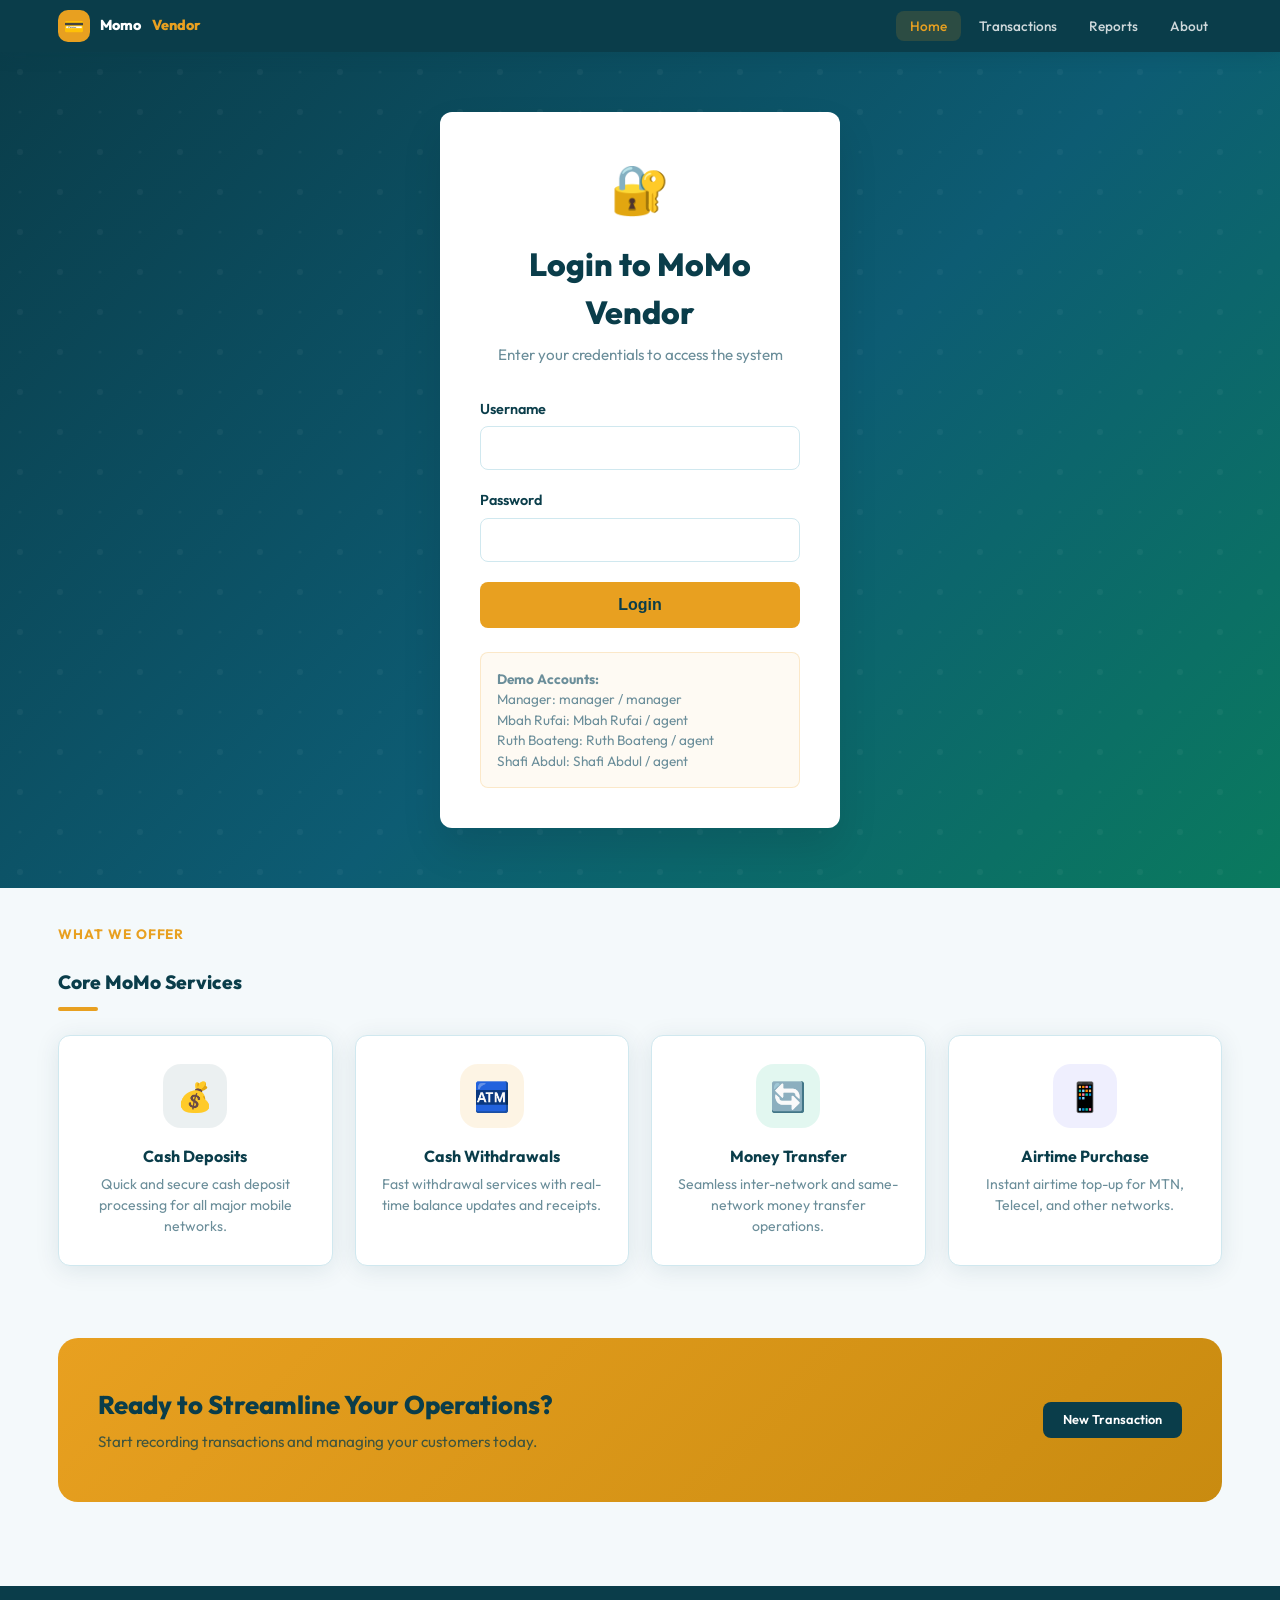
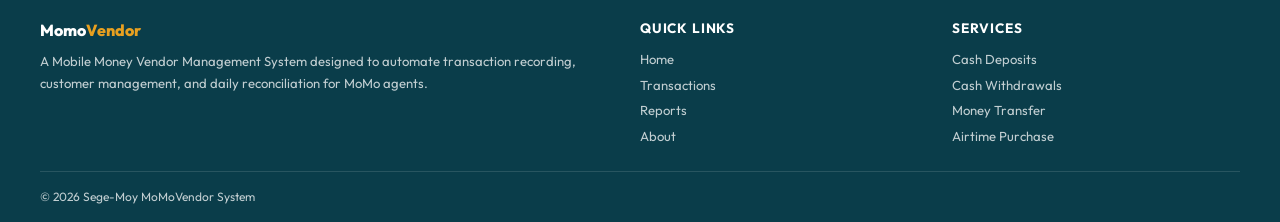
<file: index.html>
<!DOCTYPE html>
<html lang="en">
<head>
  <meta charset="UTF-8" />
  <meta name="viewport" content="width=device-width, initial-scale=1.0" />
  <title>MoMo Vendor System | Home</title>
  <link rel="stylesheet" href="style.css" />
  <style>
    /* ---- Home-page specific ---- */
    .hero {
      background: linear-gradient(135deg, var(--primary) 0%, #0d5c73 55%, #0a7a5e 100%);
      min-height: 88vh;
      display: flex;
      align-items: center;
      position: relative;
      overflow: hidden;
      padding: 60px 24px;
    }
    .hero::before {
      content: '';
      position: absolute; inset: 0;
      background: url("data:image/svg+xml,%3Csvg width='80' height='80' viewBox='0 0 80 80' xmlns='http://www.w3.org/2000/svg'%3E%3Cg fill='none' fill-rule='evenodd'%3E%3Cg fill='%23ffffff' fill-opacity='0.04'%3E%3Ccircle cx='20' cy='20' r='3'/%3E%3Ccircle cx='60' cy='60' r='3'/%3E%3Ccircle cx='60' cy='20' r='1.5'/%3E%3Ccircle cx='20' cy='60' r='1.5'/%3E%3C/g%3E%3C/g%3E%3C/svg%3E");
    }
    .hero-inner {
      max-width: 1200px;
      margin: 0 auto;
      display: grid;
      grid-template-columns: 1fr 1fr;
      gap: 60px;
      align-items: center;
      width: 100%;
      position: relative;
    }
    .hero-text h1 {
      font-size: clamp(2rem, 5vw, 3.2rem);
      font-weight: 800;
      color: var(--white);
      line-height: 1.15;
      margin-bottom: 20px;
    }
    .hero-text h1 span { color: var(--secondary); }
    .hero-text p {
      font-size: 1.05rem;
      color: rgba(255,255,255,0.78);
      margin-bottom: 32px;
      max-width: 480px;
    }
    .hero-cta { display: flex; gap: 14px; flex-wrap: wrap; }
    .hero-visual {
      background: rgba(255,255,255,0.07);
      border: 1px solid rgba(255,255,255,0.15);
      border-radius: 20px;
      padding: 32px;
      backdrop-filter: blur(6px);
    }
    .hero-visual-title {
      color: var(--secondary);
      font-size: 0.82rem;
      font-weight: 700;
      letter-spacing: 0.08em;
      text-transform: uppercase;
      margin-bottom: 20px;
    }
    .mini-stat {
      display: flex;
      justify-content: space-between;
      align-items: center;
      background: rgba(255,255,255,0.08);
      border-radius: 10px;
      padding: 12px 16px;
      margin-bottom: 10px;
    }
    .mini-stat-label { color: rgba(255,255,255,0.7); font-size: 0.9rem; }
    .mini-stat-value { color: var(--white); font-weight: 700; font-size: 1.05rem; }
    .mini-stat-badge {
      background: rgba(18,184,134,0.25);
      color: #6ee7c7;
      font-size: 0.75rem;
      font-weight: 700;
      padding: 2px 10px;
      border-radius: 20px;
    }
    .mini-bar-row { margin-top: 20px; }
    .mini-bar-label { display: flex; justify-content: space-between; font-size: 0.83rem; color: rgba(255,255,255,0.65); margin-bottom: 5px; }
    .mini-bar { height: 8px; border-radius: 4px; background: rgba(255,255,255,0.1); overflow: hidden; margin-bottom: 10px; }
    .mini-bar-fill { height: 100%; border-radius: 4px; }
    .fill-gold   { background: var(--secondary); }
    .fill-green  { background: var(--accent); }
    .fill-teal   { background: #5ec8e0; }

    /* ---- Services ---- */
    .services-grid { display: grid; grid-template-columns: repeat(4,1fr); gap: 22px; }
    .service-card {
      background: var(--card-bg);
      border: 1px solid var(--border);
      border-radius: var(--radius);
      padding: 28px 22px;
      text-align: center;
      box-shadow: var(--shadow);
      transition: var(--transition);
    }
    .service-card:hover { transform: translateY(-6px); border-color: var(--secondary); }
    .service-icon {
      width: 64px; height: 64px;
      border-radius: 18px;
      display: flex; align-items: center; justify-content: center;
      font-size: 1.8rem;
      margin: 0 auto 16px;
    }
    .service-card h3 { font-size: 1rem; font-weight: 700; margin-bottom: 6px; color: var(--primary); }
    .service-card p  { font-size: 0.88rem; color: var(--muted); }

    /* ---- Why choose ---- */
    .why-grid { display: grid; grid-template-columns: 1fr 1fr; gap: 28px; align-items: center; }
    .why-list { list-style: none; }
    .why-list li {
      display: flex; align-items: flex-start; gap: 14px;
      padding: 14px 0;
      border-bottom: 1px solid var(--border);
    }
    .why-list li:last-child { border-bottom: none; }
    .why-check {
      width: 28px; height: 28px; border-radius: 8px;
      background: rgba(18,184,134,0.12); color: var(--accent);
      display: flex; align-items: center; justify-content: center;
      font-size: 0.85rem; flex-shrink: 0; margin-top: 2px;
    }
    .why-list strong { display: block; font-size: 0.97rem; font-weight: 700; margin-bottom: 2px; }
    .why-list span   { font-size: 0.88rem; color: var(--muted); }
    .why-image-block {
      background: linear-gradient(135deg, var(--primary), #0d5c73);
      border-radius: 20px;
      padding: 40px 32px;
      color: var(--white);
    }
    .why-image-block h3 { font-size: 1.5rem; font-weight: 800; margin-bottom: 12px; }
    .why-image-block p  { color: rgba(255,255,255,0.75); font-size: 0.95rem; margin-bottom: 24px; }

    /* ---- CTA Banner ---- */
    .cta-banner {
      background: linear-gradient(135deg, var(--secondary), #c98b10);
      border-radius: 20px;
      padding: 48px 40px;
      display: flex;
      justify-content: space-between;
      align-items: center;
      gap: 24px;
      flex-wrap: wrap;
    }
    .cta-banner h2 { font-size: 1.6rem; font-weight: 800; color: var(--primary); }
    .cta-banner p  { color: rgba(10,61,74,0.75); font-size: 0.95rem; margin-top: 6px; }

    /* ---- Login Styles ---- */
    .login-section {
      min-height: 88vh;
      display: flex;
      align-items: center;
      justify-content: center;
      background: linear-gradient(135deg, var(--primary) 0%, #0d5c73 55%, #0a7a5e 100%);
      padding: 60px 24px;
      position: relative;
      overflow: hidden;
    }
    .login-section::before {
      content: '';
      position: absolute; inset: 0;
      background: url("data:image/svg+xml,%3Csvg width='80' height='80' viewBox='0 0 80 80' xmlns='http://www.w3.org/2000/svg'%3E%3Cg fill='none' fill-rule='evenodd'%3E%3Cg fill='%23ffffff' fill-opacity='0.04'%3E%3Ccircle cx='20' cy='20' r='3'/%3E%3Ccircle cx='60' cy='60' r='3'/%3E%3Ccircle cx='60' cy='20' r='1.5'/%3E%3Ccircle cx='20' cy='60' r='1.5'/%3E%3C/g%3E%3C/g%3E%3C/svg%3E");
    }
    .login-card {
      background: var(--white);
      border-radius: var(--radius);
      padding: 40px;
      box-shadow: 0 20px 40px rgba(0,0,0,0.1);
      width: 100%;
      max-width: 400px;
      position: relative;
    }
    .login-header {
      text-align: center;
      margin-bottom: 32px;
    }
    .login-header h1 {
      font-size: 2rem;
      font-weight: 800;
      color: var(--primary);
      margin-bottom: 8px;
    }
    .login-header p {
      color: var(--muted);
      font-size: 0.95rem;
    }
    .form-group {
      margin-bottom: 20px;
    }
    .form-group label {
      display: block;
      font-weight: 600;
      color: var(--primary);
      margin-bottom: 6px;
      font-size: 0.9rem;
    }
    .form-group input {
      width: 100%;
      padding: 12px 16px;
      border: 1px solid var(--border);
      border-radius: 8px;
      font-size: 1rem;
      transition: border-color 0.3s ease;
    }
    .form-group input:focus {
      outline: none;
      border-color: var(--secondary);
      box-shadow: 0 0 0 3px rgba(232,160,32,0.1);
    }
    .login-btn {
      width: 100%;
      padding: 14px;
      background: var(--secondary);
      color: var(--primary);
      border: none;
      border-radius: 8px;
      font-size: 1rem;
      font-weight: 700;
      cursor: pointer;
      transition: background 0.3s ease;
    }
    .login-btn:hover {
      background: #c98b10;
    }
    .error-message {
      color: #dc2626;
      font-size: 0.9rem;
      margin-top: 10px;
      text-align: center;
    }
    .demo-accounts {
      margin-top: 24px;
      padding: 16px;
      background: rgba(232,160,32,0.05);
      border: 1px solid rgba(232,160,32,0.2);
      border-radius: 8px;
      font-size: 0.85rem;
      color: var(--muted);
    }
    .nav-user {
      display: flex;
      align-items: center;
      gap: 12px;
      color: var(--white);
      font-size: 0.9rem;
    }
    .nav-user #userInfo {
      font-weight: 600;
    }

    /* ---- Quick Transaction Modal ---- */
    .modal {
      display: none;
      position: fixed;
      z-index: 1000;
      left: 0;
      top: 0;
      width: 100%;
      height: 100%;
      background-color: rgba(0,0,0,0.5);
      backdrop-filter: blur(4px);
    }
    .modal-content {
      background: var(--white);
      margin: 10% auto;
      padding: 32px;
      border-radius: var(--radius);
      width: 90%;
      max-width: 500px;
      box-shadow: 0 20px 40px rgba(0,0,0,0.2);
      animation: modalFadeIn 0.3s ease;
    }
    @keyframes modalFadeIn {
      from { opacity: 0; transform: translateY(-50px); }
      to { opacity: 1; transform: translateY(0); }
    }
    .modal-header {
      display: flex;
      justify-content: space-between;
      align-items: center;
      margin-bottom: 24px;
    }
    .modal-header h3 {
      font-size: 1.2rem;
      font-weight: 700;
      color: var(--primary);
      margin: 0;
    }
    .modal-close {
      background: none;
      border: none;
      font-size: 1.5rem;
      cursor: pointer;
      color: var(--muted);
      padding: 0;
      width: 30px;
      height: 30px;
      display: flex;
      align-items: center;
      justify-content: center;
      border-radius: 50%;
      transition: background 0.2s ease;
    }
    .modal-close:hover {
      background: rgba(0,0,0,0.1);
    }
    .modal-form .form-grid-2 { display: grid; grid-template-columns: 1fr 1fr; gap: 16px; }
    .modal-form .form-group { margin-bottom: 16px; }
    .modal-form .form-group label { font-size: 0.9rem; }
    .modal-form .form-group input,
    .modal-form .form-group select {
      width: 100%;
      padding: 10px 12px;
      border: 1px solid var(--border);
      border-radius: 6px;
      font-size: 0.95rem;
    }
    .modal-form .btn {
      width: 100%;
      padding: 12px;
      margin-top: 8px;
    }

    @media (max-width: 768px) {
      .hero-inner { grid-template-columns: 1fr; }
      .hero-visual { display: none; }
      .services-grid { grid-template-columns: repeat(2,1fr); }
      .why-grid { grid-template-columns: 1fr; }
      .cta-banner { text-align: center; justify-content: center; }
      .login-card { padding: 32px 24px; }
      .modal-content { margin: 20% auto; padding: 24px; }
    }
    @media (max-width: 480px) {
      .services-grid { grid-template-columns: 1fr; }
    }
  </style>
</head>
<body>

  <!-- ===== NAVBAR ===== -->
  <nav class="navbar" role="navigation" aria-label="Main navigation">
    <div class="nav-container">
      <a href="index.html" class="nav-brand" aria-label="MoMo Vendor Home">
        <div class="brand-icon" aria-hidden="true">💳</div>
        Momo<span>Vendor</span>
      </a>
      <ul class="nav-links" role="menubar">
        <li role="none"><a href="index.html" role="menuitem" class="active">Home</a></li>
        <li role="none"><a href="transactions.html" role="menuitem">Transactions</a></li>
        <li role="none"><a href="reports.html" role="menuitem">Reports</a></li>
        <li role="none"><a href="about.html" role="menuitem">About</a></li>
      </ul>
      <div class="nav-user" id="navUser" style="display: none;">
        <span id="userInfo"></span>
        <button onclick="logout()" class="btn btn-outline" style="margin-left: 12px; padding: 6px 12px; font-size: 0.9rem;">Logout</button>
      </div>
      <button class="nav-toggle" aria-label="Toggle mobile menu" aria-expanded="false">
        <span></span><span></span><span></span>
      </button>
    </div>
  </nav>

  <!-- ===== LOGIN SECTION ===== -->
  <section class="login-section" id="loginSection" style="display: none;" aria-label="Login section">
    <div class="login-card">
      <div class="login-header">
        <div style="font-size: 3rem; margin-bottom: 16px;" aria-hidden="true">🔐</div>
        <h1>Login to MoMo Vendor</h1>
        <p>Enter your credentials to access the system</p>
      </div>
      <form id="loginForm">
        <div class="form-group">
          <label for="username">Username</label>
          <input type="text" id="username" name="username" required>
        </div>
        <div class="form-group">
          <label for="password">Password</label>
          <input type="password" id="password" name="password" required>
        </div>
        <button type="submit" class="login-btn">Login</button>
        <div id="errorMessage" class="error-message" style="display: none;"></div>
      </form>
      <div class="demo-accounts">
        <strong>Demo Accounts:</strong><br>
        Manager: manager / manager<br>
        Mbah Rufai: Mbah Rufai / agent<br>
        Ruth Boateng: Ruth Boateng / agent<br>
        Shafi Abdul: Shafi Abdul / agent
      </div>
    </div>
  </section>

  <!-- ===== HERO ===== -->
  <section class="hero" aria-label="Welcome section" id="mainContent">
    <div class="hero-inner">
      <div class="hero-text">
        <div class="hero-badge" style="display:inline-block;background:rgba(232,160,32,.2);border:1px solid rgba(232,160,32,.4);color:var(--secondary);border-radius:30px;padding:4px 16px;font-size:.82rem;font-weight:600;letter-spacing:.08em;text-transform:uppercase;margin-bottom:16px;">
          Mobile Money Management
        </div>
        <h1>Manage Your <span>MoMo Vendor</span> Operations with Ease</h1>
        <p>A complete web-based system for recording transactions, managing customers, and generating reconciliation reports for mobile money vendors.</p>
        <div class="hero-cta">
          <a href="transactions.html" class="btn btn-primary">📊 View All Transactions</a>
          <a href="reports.html" class="btn btn-outline" style="color:rgba(255,255,255,.85);border-color:rgba(255,255,255,.4);">📈 View Reports</a>
        </div>
      </div>
      <div class="hero-visual" aria-hidden="true">
        <div class="hero-visual-title">Today's Overview</div>
        <div class="mini-stat">
          <span class="mini-stat-label">Total Transactions</span>
          <span class="mini-stat-value">142</span>
          <span class="mini-stat-badge">+12%</span>
        </div>
        <div class="mini-stat">
          <span class="mini-stat-label">Float Balance</span>
          <span class="mini-stat-value">GH₵ 8,450</span>
          <span class="mini-stat-badge">Healthy</span>
        </div>
        <div class="mini-stat">
          <span class="mini-stat-label">Active Customers</span>
          <span class="mini-stat-value">318</span>
          <span class="mini-stat-badge">+5</span>
        </div>
        <div class="mini-bar-row">
          <div class="mini-bar-label"><span>Deposits</span><span>54%</span></div>
          <div class="mini-bar"><div class="mini-bar-fill fill-gold" style="width:54%"></div></div>
          <div class="mini-bar-label"><span>Withdrawals</span><span>30%</span></div>
          <div class="mini-bar"><div class="mini-bar-fill fill-green" style="width:30%"></div></div>
          <div class="mini-bar-label"><span>Airtime / Transfer</span><span>16%</span></div>
          <div class="mini-bar"><div class="mini-bar-fill fill-teal" style="width:16%"></div></div>
        </div>
      </div>
    </div>
  </section>

  <!-- ===== SERVICES ===== -->
  <section class="section" aria-label="Services offered">
    <div class="container">
      <div class="fade-in">
        <p class="section-subtitle" style="text-transform:uppercase;letter-spacing:.07em;font-weight:700;color:var(--secondary);font-size:.85rem;">What We Offer</p>
        <h2 class="section-title">Core MoMo Services</h2>
        <div class="divider"></div>
      </div>
      <div class="services-grid fade-in">
        <div class="service-card">
          <div class="service-icon" style="background:rgba(10,61,74,0.08)" aria-hidden="true">💰</div>
          <h3>Cash Deposits</h3>
          <p>Quick and secure cash deposit processing for all major mobile networks.</p>
        </div>
        <div class="service-card">
          <div class="service-icon" style="background:rgba(232,160,32,0.12)" aria-hidden="true">🏧</div>
          <h3>Cash Withdrawals</h3>
          <p>Fast withdrawal services with real-time balance updates and receipts.</p>
        </div>
        <div class="service-card">
          <div class="service-icon" style="background:rgba(18,184,134,0.12)" aria-hidden="true">🔄</div>
          <h3>Money Transfer</h3>
          <p>Seamless inter-network and same-network money transfer operations.</p>
        </div>
        <div class="service-card">
          <div class="service-icon" style="background:rgba(99,102,241,0.10)" aria-hidden="true">📱</div>
          <h3>Airtime Purchase</h3>
          <p>Instant airtime top-up for MTN, Telecel, and other networks.</p>
        </div>
      </div>
    </div>
  </section>

  
  <!-- ===== CTA ===== -->
  <section class="section">
    <div class="container">
      <div class="cta-banner fade-in">
        <div>
          <h2>Ready to Streamline Your Operations?</h2>
          <p>Start recording transactions and managing your customers today.</p>
        </div>
        <div style="display:flex;gap:12px;flex-wrap:wrap">
          <a href="transactions.html" class="btn btn-teal">New Transaction</a>
        </div>
      </div>
    </div>
  </section>
</div>

  <!-- ===== FOOTER ===== -->
  <footer role="contentinfo">
    <div class="footer-grid">
      <div>
        <div class="footer-brand">Momo<span>Vendor</span></div>
        <p class="footer-desc">A Mobile Money Vendor Management System designed to automate transaction recording, customer management, and daily reconciliation for MoMo agents.</p>
      </div>
      <div>
        <div class="footer-heading">Quick Links</div>
        <ul class="footer-links">
          <li><a href="index.html">Home</a></li>
          <li><a href="transactions.html">Transactions</a></li>
          <li><a href="reports.html">Reports</a></li>
          <li><a href="about.html">About</a></li>
        </ul>
      </div>
      <div>
        <div class="footer-heading">Services</div>
        <ul class="footer-links">
          <li><a href="#">Cash Deposits</a></li>
          <li><a href="#">Cash Withdrawals</a></li>
          <li><a href="#">Money Transfer</a></li>
          <li><a href="#">Airtime Purchase</a></li>
        </ul>
      </div>
    </div>
    <div class="footer-bottom">
      <span>© 2026 Sege-Moy MoMoVendor System</span>
      <span></span>
    </div>
  </footer>



  <script src="auth.js"></script>
  <script src="db.js"></script>
  <script src="main.js"></script>
  <script>
    // Initialize auth on page load
    document.addEventListener('DOMContentLoaded', function() {
      checkAuth();
      
      // Handle login form
      const loginForm = document.getElementById('loginForm');
      if (loginForm) {
        loginForm.addEventListener('submit', function(e) {
          e.preventDefault();
          const username = document.getElementById('username').value;
          const password = document.getElementById('password').value;
          const errorMessage = document.getElementById('errorMessage');
          
          if (login(username, password)) {
            checkAuth();
          } else {
            errorMessage.textContent = 'Invalid username or password';
            errorMessage.style.display = 'block';
          }
        });
      }
    });
  </script>
</body>
</html>
</file>
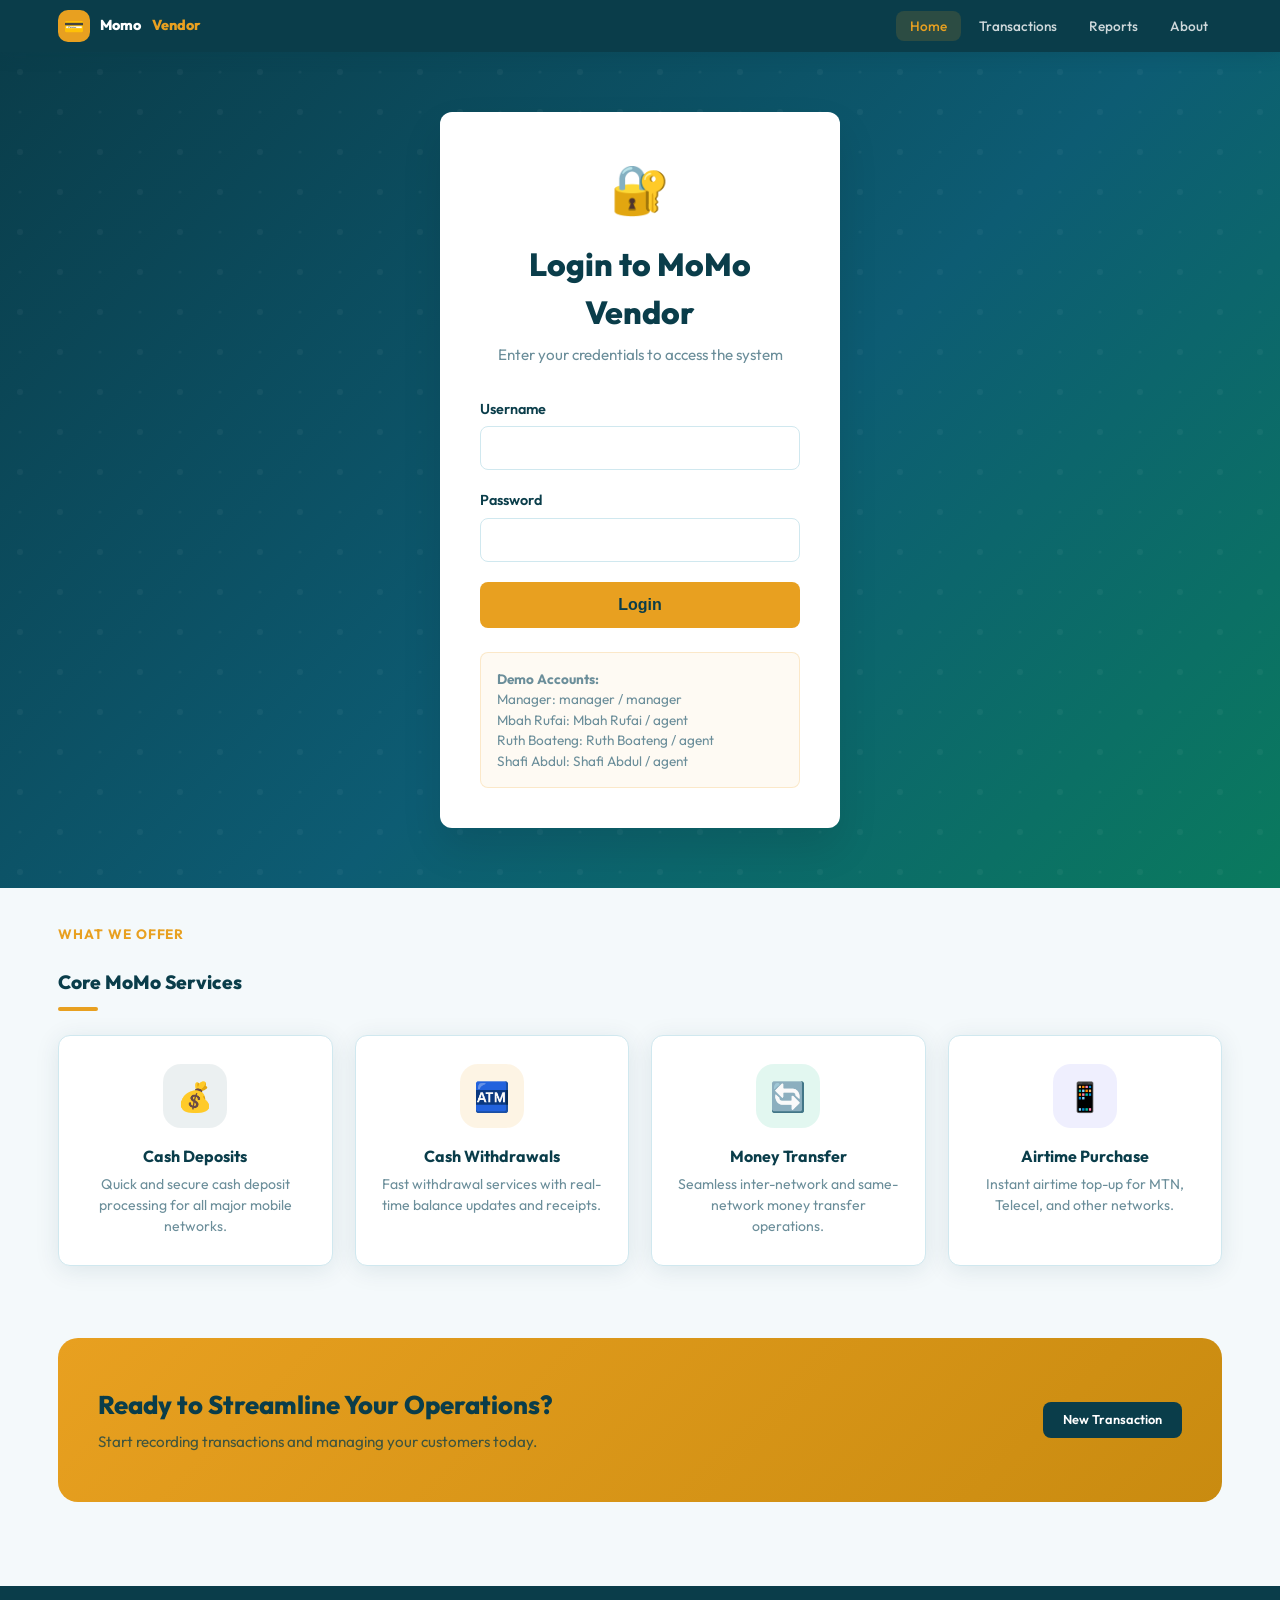
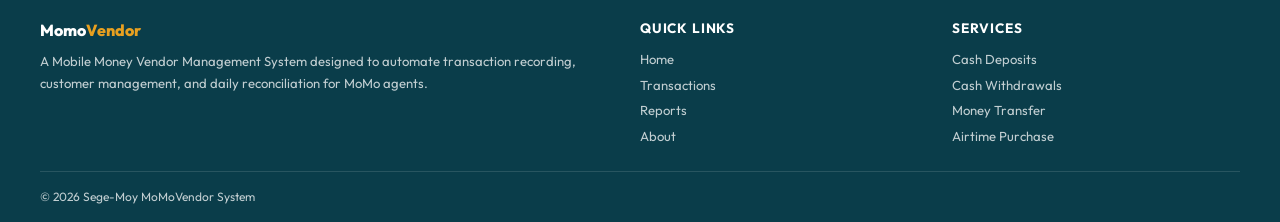
<file: about.html>
<!DOCTYPE html>
<html lang="en">
<head>
  <meta charset="UTF-8" />
  <meta name="viewport" content="width=device-width, initial-scale=1.0" />
  <title>MoMo Vendor System | About</title>
  <link rel="stylesheet" href="style.css" />
  <style>
    .team-grid { display: grid; grid-template-columns: repeat(auto-fill, minmax(200px, 1fr)); gap: 20px; }
    .team-card {
      background: var(--white); border: 1px solid var(--border); border-radius: var(--radius);
      padding: 24px 18px; text-align: center; box-shadow: var(--shadow); transition: var(--transition);
    }
    .team-card:hover { transform: translateY(-4px); border-color: var(--secondary); }
    .team-avatar {
      width: 60px; height: 60px; border-radius: 50%; margin: 0 auto 12px;
      display: flex; align-items: center; justify-content: center;
      font-size: 1.3rem; font-weight: 800; color: var(--white);
      background: linear-gradient(135deg, var(--primary), #0d5c73);
    }
    .team-name { font-size: .93rem; font-weight: 700; color: var(--primary); margin-bottom: 4px; }
    .team-index { font-size: .8rem; color: var(--muted); font-family: var(--font-mono); }
    .entity-table td:first-child { font-weight: 700; color: var(--primary); }
    .rule-list { counter-reset: rule; }
    .rule-item {
      counter-increment: rule;
      display: flex; gap: 14px; align-items: flex-start;
      padding: 12px 0; border-bottom: 1px solid var(--border);
    }
    .rule-item:last-child { border-bottom: none; }
    .rule-num {
      width: 30px; height: 30px; border-radius: 8px;
      background: var(--primary); color: var(--white);
      display: flex; align-items: center; justify-content: center;
      font-size: .8rem; font-weight: 800; flex-shrink: 0;
    }
    .timeline { position: relative; padding-left: 28px; }
    .timeline::before { content:''; position:absolute; left:10px; top:0; bottom:0; width:2px; background:var(--border); }
    .timeline-item { position: relative; padding-bottom: 28px; }
    .timeline-dot {
      position: absolute; left: -24px; top: 4px;
      width: 14px; height: 14px; border-radius: 50%;
      background: var(--secondary); border: 2px solid var(--white);
      box-shadow: 0 0 0 2px var(--secondary);
    }
    .timeline-date { font-size: .8rem; font-weight: 700; color: var(--secondary); margin-bottom: 4px; }
    .timeline-title { font-size: .95rem; font-weight: 700; color: var(--primary); margin-bottom: 3px; }
    .timeline-desc { font-size: .88rem; color: var(--muted); }
    .access-card {
      background: var(--white); border: 1px solid var(--border);
      border-radius: var(--radius); padding: 28px; box-shadow: var(--shadow);
    }
    .access-card h4 { font-size: 1.05rem; font-weight: 700; color: var(--primary); margin-bottom: 14px; }
    .privilege-item { display: flex; align-items: center; gap: 10px; padding: 8px 0; font-size: .9rem; border-bottom: 1px solid var(--border); }
    .privilege-item:last-child { border-bottom: none; }
    .privilege-icon { font-size: 1rem; }

    .nav-user {
      display: flex;
      align-items: center;
      gap: 12px;
      color: var(--white);
      font-size: 0.9rem;
    }
    .nav-user #userInfo {
      font-weight: 600;
    }

    @media (max-width: 600px) {
      .team-grid { grid-template-columns: repeat(2,1fr); }
    }
  </style>
</head>
<body>

  <!-- NAVBAR -->
  <nav class="navbar" role="navigation" aria-label="Main navigation">
    <div class="nav-container">
      <a href="index.html" class="nav-brand" aria-label="MoMo Vendor Home">
        <div class="brand-icon" aria-hidden="true">💳</div>
        Momo<span>Vendor</span>
      </a>
      <ul class="nav-links" role="menubar">
        <li role="none"><a href="index.html" role="menuitem">Home</a></li>
        <li role="none"><a href="transactions.html" role="menuitem">Transactions</a></li>
        <li role="none"><a href="reports.html" role="menuitem">Reports</a></li>
        <li role="none"><a href="about.html" role="menuitem" class="active">About</a></li>
      </ul>
      <div class="nav-user" id="navUser" style="display: none;">
        <span id="userInfo"></span>
        <button onclick="logout()" class="btn btn-outline" style="margin-left: 12px; padding: 6px 12px; font-size: 0.9rem;">Logout</button>
      </div>
      <button class="nav-toggle" aria-label="Toggle mobile menu">
        <span></span><span></span><span></span>
      </button>
    </div>
  </nav>

  <!-- PAGE HERO -->
  <div class="page-hero" role="banner">
    <div class="hero-badge">About us</div>
    <h1>Sege-Moy Vendor Management System</h1>
    <p></p>
  </div>

  <!-- PROJECT BACKGROUND -->
  <section class="section" aria-labelledby="background-heading">
    <div class="container">
      <div class="grid-2 fade-in" style="align-items:center">
        <div>
          <p class="section-subtitle" style="text-transform:uppercase;letter-spacing:.07em;font-weight:700;color:var(--secondary);font-size:.85rem;">Project Background</p>
          <h2 class="section-title" id="background-heading">Sege-Moy Ventuers</h2>
          <div class="divider"></div>
          <p style="color:var(--muted);margin-bottom:16px;line-height:1.8">
            Welcome! at Sege-Moy <strong>Mobile Money (MoMo) Vendor Management System</strong>. we make managing your money as mobile as you are. 
          </p>
          <p style="color:var(--muted);margin-bottom:16px;line-height:1.8">
              We performs four core services: <strong>Cash Deposits</strong>, <strong>Cash Withdrawals</strong>, <strong>Money Transfers</strong>, and <strong>Airtime Purchases</strong>
          </p>
        </div>
  </section>

  <!-- FOOTER -->
  <footer role="contentinfo">
    <div class="footer-grid">
      <div>
        <div class="footer-brand">Momo<span>Vendor</span></div>
        <p class="footer-desc">Sege-Moy Ventuers</p>
      </div>
      <div>
        <div class="footer-heading">Quick Links</div>
        <ul class="footer-links">
          <li><a href="index.html">Home</a></li>
          <li><a href="transactions.html">Transactions</a></li>
          <li><a href="reports.html">Reports</a></li>
          <li><a href="about.html">About</a></li>
        </ul>
      </div>
    <div class="footer-bottom">
      <span>© 2026 Sege-Moy MoMoVendor System </span>
      <span></span>
    </div>
  </footer>

  <script src="auth.js"></script>
  <script src="main.js"></script>
</body>
</html>
</file>
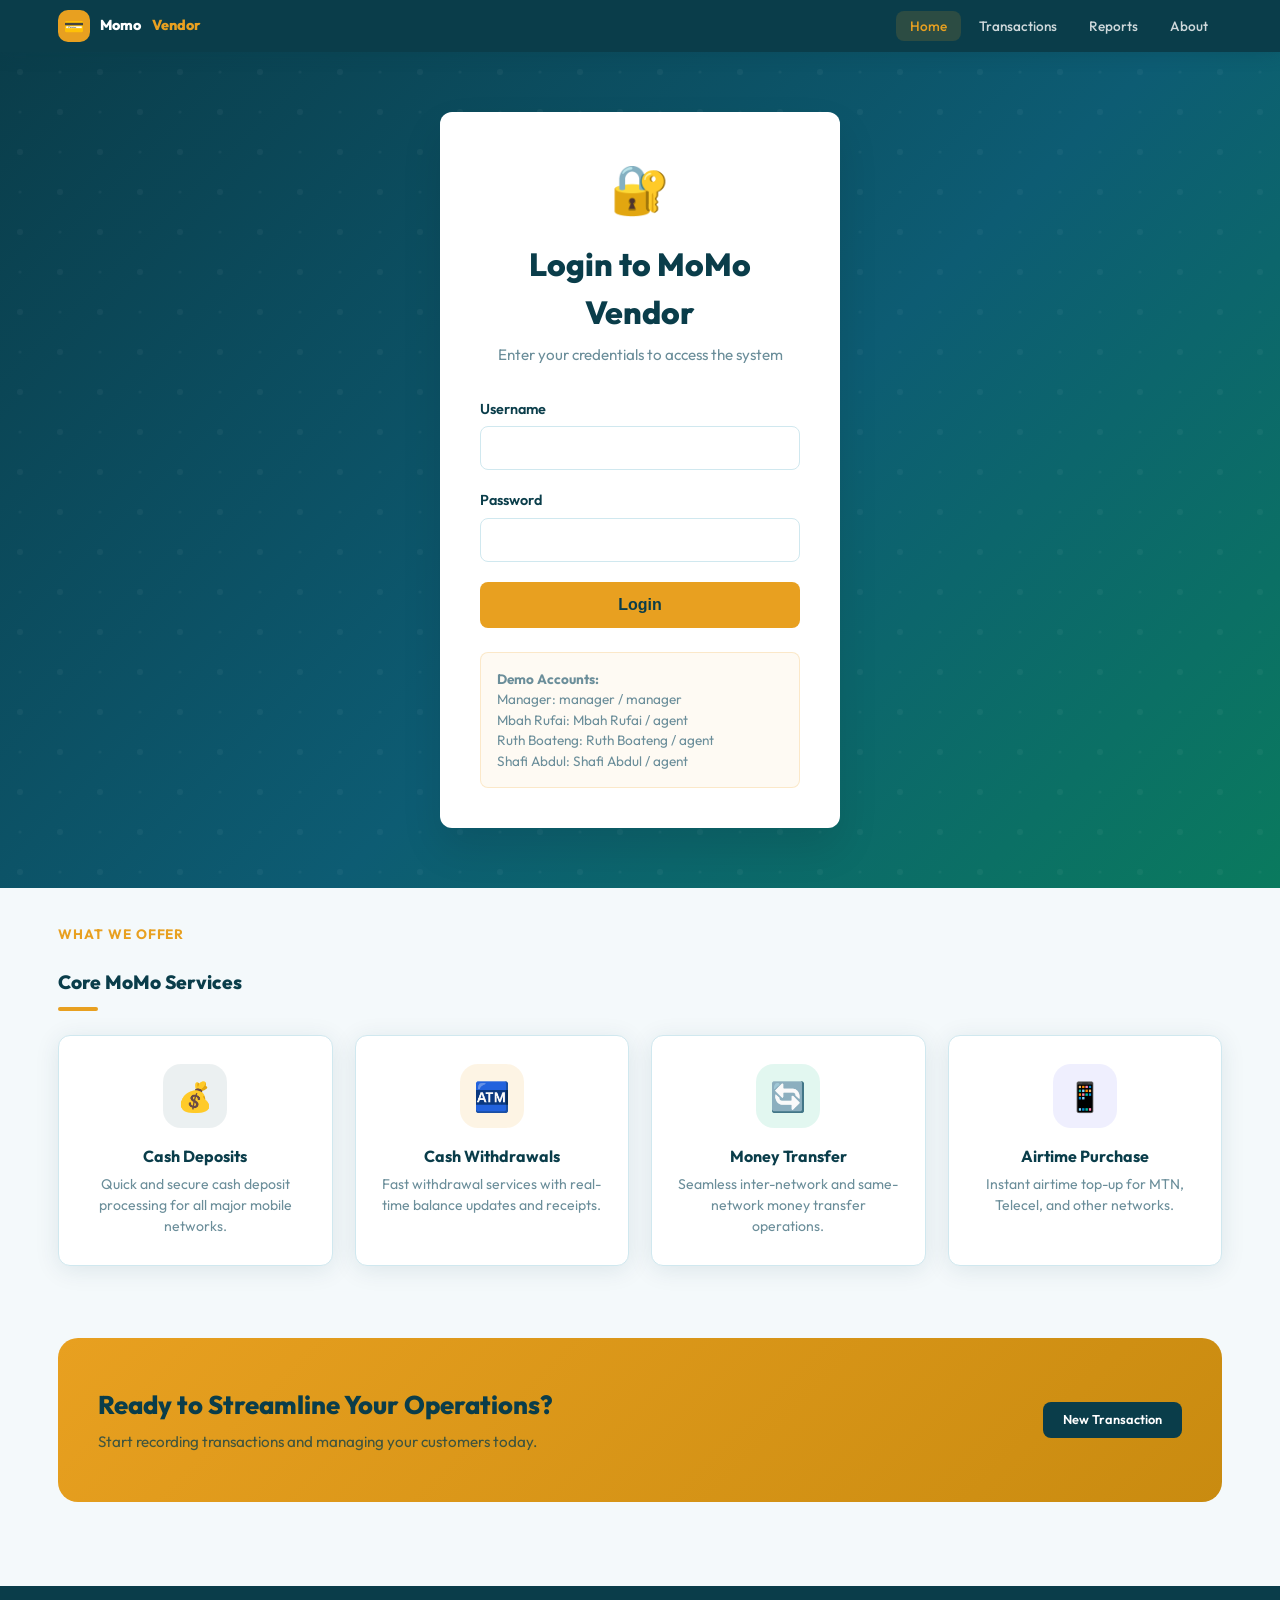
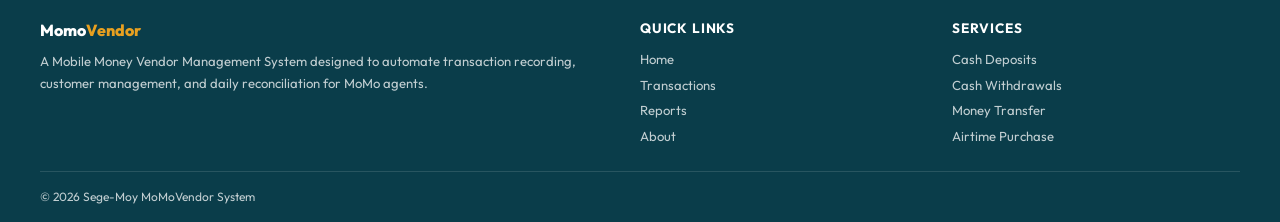
<file: reports.html>
<!DOCTYPE html>
<html lang="en">
<head>
  <meta charset="UTF-8" />
  <meta name="viewport" content="width=device-width, initial-scale=1.0" />
  <title>MoMo Vendor System | Reports</title>
  <link rel="stylesheet" href="style.css" />
  <style>
    .report-tabs {
      display: flex; gap: 8px; flex-wrap: wrap; margin-bottom: 28px;
    }
    .tab-btn {
      padding: 10px 20px; border-radius: 8px; border: 1.5px solid var(--border);
      background: var(--white); cursor: pointer; font-family: var(--font-main);
      font-weight: 600; font-size: 0.9rem; color: var(--muted); transition: var(--transition);
    }
    .tab-btn.active, .tab-btn:hover { background: var(--primary); color: var(--white); border-color: var(--primary); }
    .report-panel { display: none; }
    .report-panel.active { display: block; }
    .chart-placeholder {
      background: linear-gradient(135deg, #f0f8fb, #e6f4f8);
      border: 2px dashed var(--border);
      border-radius: var(--radius);
      padding: 48px 24px;
      text-align: center;
      color: var(--muted);
      font-size: 0.95rem;
    }
    .bar-chart { margin-top: 8px; }
    .bar-row {
      display: flex; align-items: center; gap: 12px; margin-bottom: 12px;
    }
    .bar-label { width: 90px; font-size: .85rem; font-weight: 600; color: var(--primary); text-align: right; flex-shrink: 0; }
    .bar-track { flex: 1; height: 28px; background: #e8f4f8; border-radius: 6px; overflow: hidden; }
    .bar-fill {
      height: 100%; border-radius: 6px;
      display: flex; align-items: center; padding-left: 10px;
      font-size: .78rem; font-weight: 700; color: var(--white);
      transition: width 1.2s cubic-bezier(.25,.46,.45,.94);
    }
    .bar-amount { width: 80px; font-size: .83rem; font-weight: 700; color: var(--primary); text-align: right; flex-shrink: 0; }
    .donut-wrap { display: flex; align-items: center; gap: 32px; flex-wrap: wrap; justify-content: center; }
    .legend-item { display: flex; align-items: center; gap: 8px; font-size: .88rem; margin-bottom: 8px; }
    .legend-dot { width: 12px; height: 12px; border-radius: 50%; flex-shrink: 0; }
    .summary-row {
      display: flex; justify-content: space-between; align-items: center;
      padding: 12px 0; border-bottom: 1px solid var(--border); font-size: .93rem;
    }
    .summary-row:last-child { border-bottom: none; }
    .summary-row .label { color: var(--muted); }
    .summary-row .value { font-weight: 700; color: var(--primary); }
    .date-filter-bar {
      display: flex; gap: 14px; align-items: end; flex-wrap: wrap;
      background: var(--white); border: 1px solid var(--border);
      border-radius: var(--radius); padding: 18px 22px;
      margin-bottom: 24px; box-shadow: var(--shadow);
    }
    .print-btn { margin-left: auto; }

    .nav-user {
      display: flex;
      align-items: center;
      gap: 12px;
      color: var(--white);
      font-size: 0.9rem;
    }
    .nav-user #userInfo {
      font-weight: 600;
    }

    @media (max-width: 600px) {
      .date-filter-bar { flex-direction: column; align-items: stretch; }
      .print-btn { margin-left: 0; }
      .bar-label { width: 70px; }
    }
  </style>
</head>
<body>

  <!-- NAVBAR -->
  <nav class="navbar" role="navigation" aria-label="Main navigation">
    <div class="nav-container">
      <a href="index.html" class="nav-brand" aria-label="MoMo Vendor Home">
        <div class="brand-icon" aria-hidden="true">💳</div>
        Momo<span>Vendor</span>
      </a>
      <ul class="nav-links" role="menubar">
        <li role="none"><a href="index.html" role="menuitem">Home</a></li>
        <li role="none"><a href="transactions.html" role="menuitem">Transactions</a></li>
        <li role="none"><a href="reports.html" role="menuitem" class="active">Reports</a></li>
        <li role="none"><a href="about.html" role="menuitem">About</a></li>
      </ul>
      <div class="nav-user" id="navUser" style="display: none;">
        <span id="userInfo"></span>
        <button onclick="logout()" class="btn btn-outline" style="margin-left: 12px; padding: 6px 12px; font-size: 0.9rem;">Logout</button>
      </div>
      <button class="nav-toggle" aria-label="Toggle mobile menu">
        <span></span><span></span><span></span>
      </button>
    </div>
  </nav>

  <!-- PAGE HERO -->
  <div class="page-hero" role="banner">
    <div class="hero-badge">Analytics &amp; Reports</div>
    <h1>Business Reports &amp; Insights</h1>
    <p>Daily reconciliation, network performance, agent productivity, and revenue summaries in one place.</p>
  </div>

  <!-- MAIN CONTENT -->
  <section class="section">
    <div class="container">

      <!-- KPI Cards -->
      <div class="grid-4 fade-in" style="margin-bottom:36px" role="region" aria-label="Key performance indicators">
        <div class="stat-card">
          <div class="stat-icon gold" aria-hidden="true">📅</div>
          <div>
            <div class="stat-value">GH₵ 44,150</div>
            <div class="stat-label">Weekly Volume</div>
            <div class="stat-change up">▲ 8.3%</div>
          </div>
        </div>
        <div class="stat-card">
          <div class="stat-icon green" aria-hidden="true">✅</div>
          <div>
            <div class="stat-value">94.2%</div>
            <div class="stat-label">Success Rate</div>
            <div class="stat-change up">▲ 1.2%</div>
          </div>
        </div>
        <div class="stat-card">
          <div class="stat-icon teal" aria-hidden="true">👤</div>
          <div>
            <div class="stat-value">89</div>
            <div class="stat-label">Active Customers</div>
            <div class="stat-change up">▲ 7 this week</div>
          </div>
        </div>
        <div class="stat-card">
          <div class="stat-icon red" aria-hidden="true">⚠️</div>
          <div>
            <div class="stat-value">8</div>
            <div class="stat-label">Failed Transactions</div>
            <div class="stat-change down">▲ 2 vs yesterday</div>
          </div>
        </div>
      </div>

      <!-- Date Filter -->
      <div class="date-filter-bar fade-in" role="search" aria-label="Date range filter">
        <div class="form-group" style="margin:0">
          <label class="form-label" for="reportFrom">From</label>
          <input type="date" id="reportFrom" class="form-control" value="2026-03-17" aria-label="Report start date" />
        </div>
        <div class="form-group" style="margin:0">
          <label class="form-label" for="reportTo">To</label>
          <input type="date" id="reportTo" class="form-control" value="2026-03-23" aria-label="Report end date" />
        </div>
        <button class="btn btn-teal" aria-label="Generate report">Generate Report</button>
        <button class="btn btn-outline print-btn" onclick="window.print()" aria-label="Print report">🖨️ Print</button>
      </div>

      <!-- Report Tabs -->
      <div class="report-tabs fade-in" role="tablist" aria-label="Report sections">
        <button class="tab-btn active" role="tab" aria-selected="true"  aria-controls="dailyPanel"   onclick="switchTab('daily',this)">📋 Daily Reconciliation</button>
        <button class="tab-btn"        role="tab" aria-selected="false" aria-controls="networkPanel"  onclick="switchTab('network',this)">📡 Network Performance</button>
        <button class="tab-btn"        role="tab" aria-selected="false" aria-controls="agentPanel"    onclick="switchTab('agent',this)">👷 Agent Productivity</button>
        <button class="tab-btn"        role="tab" aria-selected="false" aria-controls="revenuePanel"  onclick="switchTab('revenue',this)">💹 Revenue Summary</button>
      </div>

      <!-- ===== DAILY RECONCILIATION ===== -->
      <div class="report-panel active" id="dailyPanel" role="tabpanel" aria-label="Daily reconciliation">
        <div class="grid-2" style="gap:28px">
          <div class="card">
            <h3 style="margin-bottom:16px">Transaction Volume by Type</h3>
            <div class="bar-chart" aria-label="Bar chart of transaction volumes">
              <div class="bar-row">
                <div class="bar-label">Deposits</div>
                <div class="bar-track"><div class="bar-fill" style="width:54%;background:var(--secondary)" data-width="54">54%</div></div>
                <div class="bar-amount">GH₵ 24,800</div>
              </div>
              <div class="bar-row">
                <div class="bar-label">Withdrawals</div>
                <div class="bar-track"><div class="bar-fill" style="width:30%;background:var(--primary)" data-width="30">30%</div></div>
                <div class="bar-amount">GH₵ 13,700</div>
              </div>
              <div class="bar-row">
                <div class="bar-label">Transfers</div>
                <div class="bar-track"><div class="bar-fill" style="width:10%;background:var(--accent)" data-width="10">10%</div></div>
                <div class="bar-amount">GH₵ 4,600</div>
              </div>
              <div class="bar-row">
                <div class="bar-label">Airtime</div>
                <div class="bar-track"><div class="bar-fill" style="width:6%;background:#8b5cf6" data-width="6">6%</div></div>
                <div class="bar-amount">GH₵ 1,050</div>
              </div>
            </div>
          </div>
          <div class="card">
            <h3 style="margin-bottom:16px">Daily Reconciliation Summary</h3>
            <div class="summary-row"><span class="label">Opening Float</span><span class="value">GH₵ 10,000.00</span></div>
            <div class="summary-row"><span class="label">Total Deposits Received</span><span class="value" style="color:#065f46">+ GH₵ 24,800.00</span></div>
            <div class="summary-row"><span class="label">Total Withdrawals Paid</span><span class="value" style="color:#991b1b">− GH₵ 13,700.00</span></div>
            <div class="summary-row"><span class="label">Transfers (Net)</span><span class="value">GH₵ 4,600.00</span></div>
            <div class="summary-row"><span class="label">Airtime Purchases</span><span class="value" style="color:#991b1b">− GH₵ 1,050.00</span></div>
            <div class="summary-row" style="border-top:2px solid var(--primary);padding-top:14px;margin-top:4px">
              <span class="label" style="font-weight:700;color:var(--primary)">Closing Float</span>
              <span class="value" style="font-size:1.1rem">GH₵ 8,450.00</span>
            </div>
          </div>
        </div>

        <div class="card" style="margin-top:28px">
          <h3 style="margin-bottom:16px">Today's Transaction Log</h3>
          <div class="table-wrapper" role="region" aria-label="Today's transactions">
            <table aria-label="Daily transaction log">
              <thead>
                <tr>
                  <th scope="col">TX ID</th>
                  <th scope="col">Type</th>
                  <th scope="col">Network</th>
                  <th scope="col">Amount</th>
                  <th scope="col">Agent</th>
                  <th scope="col">Time</th>
                  <th scope="col">Status</th>
                </tr>
              </thead>
              <tbody>
                <tr><td><code>TX-00142</code></td><td><span class="badge tx-type-deposit">Deposit</span></td><td>MTN</td><td class="amount-positive">+500.00</td><td>AGT001</td><td>08:10</td><td><span class="badge badge-success">Success</span></td></tr>
                <tr><td><code>TX-00141</code></td><td><span class="badge tx-type-withdrawal">Withdrawal</span></td><td>Telecel</td><td class="amount-negative">−250.00</td><td>AGT002</td><td>08:05</td><td><span class="badge badge-success">Success</span></td></tr>
                <tr><td><code>TX-00140</code></td><td><span class="badge tx-type-airtime">Airtime</span></td><td>AT</td><td>20.00</td><td>AGT001</td><td>07:58</td><td><span class="badge badge-success">Success</span></td></tr>
                <tr><td><code>TX-00139</code></td><td><span class="badge tx-type-transfer">Transfer</span></td><td>MTN</td><td>800.00</td><td>AGT003</td><td>07:45</td><td><span class="badge badge-warning">Pending</span></td></tr>
              </tbody>
            </table>
          </div>
        </div>
      </div>

      <!-- ===== NETWORK PERFORMANCE ===== -->
      <div class="report-panel" id="networkPanel" role="tabpanel" aria-label="Network performance">
        <div class="grid-2" style="gap:28px">
          <div class="card">
            <h3 style="margin-bottom:20px">Transaction Volume by Network</h3>
            <div class="bar-chart" aria-label="Network performance bar chart">
              <div class="bar-row">
                <div class="bar-label">MTN</div>
                <div class="bar-track"><div class="bar-fill" style="width:62%;background:#f59e0b">62%</div></div>
                <div class="bar-amount">680 txns</div>
              </div>
              <div class="bar-row">
                <div class="bar-label">Telecel</div>
                <div class="bar-track"><div class="bar-fill" style="width:26%;background:#3b82f6">26%</div></div>
                <div class="bar-amount">285 txns</div>
              </div>
              <div class="bar-row">
                <div class="bar-label">AT</div>
                <div class="bar-track"><div class="bar-fill" style="width:12%;background:#8b5cf6">12%</div></div>
                <div class="bar-amount">132 txns</div>
              </div>
            </div>
            <div style="margin-top:20px;padding-top:16px;border-top:1px solid var(--border)">
              <div class="summary-row"><span class="label">MTN Total Amount</span><span class="value">GH₵ 27,400</span></div>
              <div class="summary-row"><span class="label">Telecel Total Amount</span><span class="value">GH₵ 11,500</span></div>
              <div class="summary-row"><span class="label">AT Total Amount</span><span class="value">GH₵ 5,250</span></div>
            </div>
          </div>
          <div class="card">
            <h3 style="margin-bottom:20px">Network Success Rates</h3>
            <div class="bar-chart">
              <div class="bar-row">
                <div class="bar-label">MTN</div>
                <div class="bar-track"><div class="bar-fill" style="width:96%;background:#065f46">96%</div></div>
                <div class="bar-amount">96%</div>
              </div>
              <div class="bar-row">
                <div class="bar-label">Telecel</div>
                <div class="bar-track"><div class="bar-fill" style="width:91%;background:#0d9488">91%</div></div>
                <div class="bar-amount">91%</div>
              </div>
              <div class="bar-row">
                <div class="bar-label">AT</div>
                <div class="bar-track"><div class="bar-fill" style="width:88%;background:#0891b2">88%</div></div>
                <div class="bar-amount">88%</div>
              </div>
            </div>
            <div class="alert alert-info" style="margin-top:20px">
              💡 MTN dominates with 62% of all transactions and the highest success rate.
            </div>
          </div>
        </div>
      </div>

      <!-- ===== AGENT PRODUCTIVITY ===== -->
      <div class="report-panel" id="agentPanel" role="tabpanel" aria-label="Agent productivity">
        <div class="card">
          <h3 style="margin-bottom:20px">Agent Performance Summary</h3>
          <div class="table-wrapper" role="region" aria-label="Agent productivity table">
            <table aria-label="Agent performance data">
              <thead>
                <tr>
                  <th scope="col">Agent ID</th>
                  <th scope="col">Name</th>
                  <th scope="col">Transactions</th>
                  <th scope="col">Total Amount (GH₵)</th>
                  <th scope="col">Success Rate</th>
                  <th scope="col">Performance</th>
                </tr>
              </thead>
              <tbody>
                <tr>
                  <td>AGT001</td><td>Mbah Rufai</td><td>58</td><td>18,400.00</td>
                  <td>97.2%</td>
                  <td>
                    <div style="display:flex;align-items:center;gap:8px">
                      <div style="flex:1;height:10px;background:#e8f4f8;border-radius:4px;overflow:hidden">
                        <div style="width:97%;height:100%;background:var(--accent);border-radius:4px"></div>
                      </div>
                      <span style="font-size:.8rem;color:var(--accent);font-weight:700">Excellent</span>
                    </div>
                  </td>
                </tr>
                <tr>
                  <td>AGT002</td><td>Ruth Boateng</td><td>49</td><td>15,750.00</td>
                  <td>93.8%</td>
                  <td>
                    <div style="display:flex;align-items:center;gap:8px">
                      <div style="flex:1;height:10px;background:#e8f4f8;border-radius:4px;overflow:hidden">
                        <div style="width:94%;height:100%;background:var(--secondary);border-radius:4px"></div>
                      </div>
                      <span style="font-size:.8rem;color:var(--secondary);font-weight:700">Good</span>
                    </div>
                  </td>
                </tr>
                <tr>
                  <td>AGT003</td><td>Shafi Abdul</td><td>35</td><td>10,000.00</td>
                  <td>88.5%</td>
                  <td>
                    <div style="display:flex;align-items:center;gap:8px">
                      <div style="flex:1;height:10px;background:#e8f4f8;border-radius:4px;overflow:hidden">
                        <div style="width:88%;height:100%;background:#f59e0b;border-radius:4px"></div>
                      </div>
                      <span style="font-size:.8rem;color:#92400e;font-weight:700">Average</span>
                    </div>
                  </td>
                </tr>
              </tbody>
            </table>
          </div>
        </div>
      </div>

      <!-- ===== REVENUE SUMMARY ===== -->
      <div class="report-panel" id="revenuePanel" role="tabpanel" aria-label="Revenue summary">
        <div class="grid-2" style="gap:28px">
          <div class="card">
            <h3 style="margin-bottom:16px">Transaction Status Breakdown</h3>
            <div style="text-align:center;padding:20px 0">
              <svg viewBox="0 0 200 200" width="180" height="180" role="img" aria-label="Donut chart showing transaction status">
                <title>Transaction Status Distribution</title>
                <circle cx="100" cy="100" r="70" fill="none" stroke="#d1fae5" stroke-width="28"/>
                <circle cx="100" cy="100" r="70" fill="none" stroke="var(--accent)" stroke-width="28"
                  stroke-dasharray="415 24" stroke-dashoffset="0" transform="rotate(-90 100 100)"/>
                <circle cx="100" cy="100" r="70" fill="none" stroke="#fef3c7" stroke-width="28"
                  stroke-dasharray="27 412" stroke-dashoffset="-415" transform="rotate(-90 100 100)"/>
                <circle cx="100" cy="100" r="70" fill="none" stroke="#fee2e2" stroke-width="28"
                  stroke-dasharray="17 422" stroke-dashoffset="-442" transform="rotate(-90 100 100)"/>
                <text x="100" y="96" text-anchor="middle" font-family="Outfit,sans-serif" font-size="20" font-weight="800" fill="var(--primary)">94%</text>
                <text x="100" y="112" text-anchor="middle" font-family="Outfit,sans-serif" font-size="10" fill="var(--muted)">Success</text>
              </svg>
            </div>
            <div style="display:flex;flex-direction:column;gap:6px;padding:0 12px">
              <div class="legend-item"><div class="legend-dot" style="background:var(--accent)"></div><span>Success: <strong>94.2%</strong></span></div>
              <div class="legend-item"><div class="legend-dot" style="background:#f59e0b"></div><span>Pending: <strong>3.8%</strong></span></div>
              <div class="legend-item"><div class="legend-dot" style="background:#ef4444"></div><span>Failed: <strong>2.0%</strong></span></div>
            </div>
          </div>
          <div class="card">
            <h3 style="margin-bottom:16px">Weekly Revenue Overview</h3>
            <div class="summary-row"><span class="label">Total Transaction Volume</span><span class="value">GH₵ 44,150</span></div>
            <div class="summary-row"><span class="label">Successful Transactions</span><span class="value" style="color:#065f46">GH₵ 41,590</span></div>
            <div class="summary-row"><span class="label">Pending Amount</span><span class="value" style="color:#92400e">GH₵ 1,680</span></div>
            <div class="summary-row"><span class="label">Failed Amount</span><span class="value" style="color:#991b1b">GH₵ 880</span></div>
            <div class="summary-row"><span class="label">Number of Transactions</span><span class="value">1,097</span></div>
            <div class="summary-row" style="border-top:2px solid var(--primary);padding-top:14px">
              <span class="label" style="font-weight:700;color:var(--primary)">Avg. Transaction Value</span>
              <span class="value" style="font-size:1.05rem">GH₵ 40.25</span>
            </div>
            <div class="alert alert-success" style="margin-top:16px">
              ✅ Revenue is 8.3% higher than last week.
            </div>
          </div>
        </div>
      </div>

    </div>
  </section>

  <!-- FOOTER -->
  <footer role="contentinfo">
    <div class="footer-grid">
      <div>
        <div class="footer-brand">Momo<span>Vendor</span></div>
        <p class="footer-desc">Automating mobile money vendor operations in Ghana.</p>
      </div>
      <div>
        <div class="footer-heading">Quick Links</div>
        <ul class="footer-links">
          <li><a href="index.html">Home</a></li>
          <li><a href="transactions.html">Transactions</a></li>
          <li><a href="reports.html">Reports</a></li>
          <li><a href="about.html">About</a></li>
        </ul>
      </div>
      <div>
        <div class="footer-heading">Report Types</div>
        <ul class="footer-links">
          <li><a href="#">Daily Reconciliation</a></li>
          <li><a href="#">Network Performance</a></li>
          <li><a href="#">Agent Productivity</a></li>
          <li><a href="#">Revenue Summary</a></li>
        </ul>
      </div>
    </div>
    <div class="footer-bottom">
      <span>© 2026 Sege-Moy MoMoVendor System </span>
      <span></span>
    </div>
  </footer>

  <script src="auth.js"></script>
  <script src="main.js"></script>
  <script>
    // Badge classes
    const style = document.createElement('style');
    style.textContent = `
      .tx-type-deposit    { color:#065f46; background:#d1fae5; border-radius:20px; padding:3px 12px; font-size:.78rem; font-weight:600; }
      .tx-type-withdrawal { color:#92400e; background:#fef3c7; border-radius:20px; padding:3px 12px; font-size:.78rem; font-weight:600; }
      .tx-type-airtime    { color:#5b21b6; background:#ede9fe; border-radius:20px; padding:3px 12px; font-size:.78rem; font-weight:600; }
      .tx-type-transfer   { color:#1e40af; background:#dbeafe; border-radius:20px; padding:3px 12px; font-size:.78rem; font-weight:600; }
    `;
    document.head.appendChild(style);

    function switchTab(name, btn) {
      document.querySelectorAll('.tab-btn').forEach(b => { b.classList.remove('active'); b.setAttribute('aria-selected','false'); });
      document.querySelectorAll('.report-panel').forEach(p => p.classList.remove('active'));
      btn.classList.add('active');
      btn.setAttribute('aria-selected','true');
      document.getElementById(name + 'Panel').classList.add('active');
    }

    // Check manager authentication on page load
    document.addEventListener('DOMContentLoaded', function() {
      checkManagerAuth();
    });
  </script>
</body>
</html>
</file>
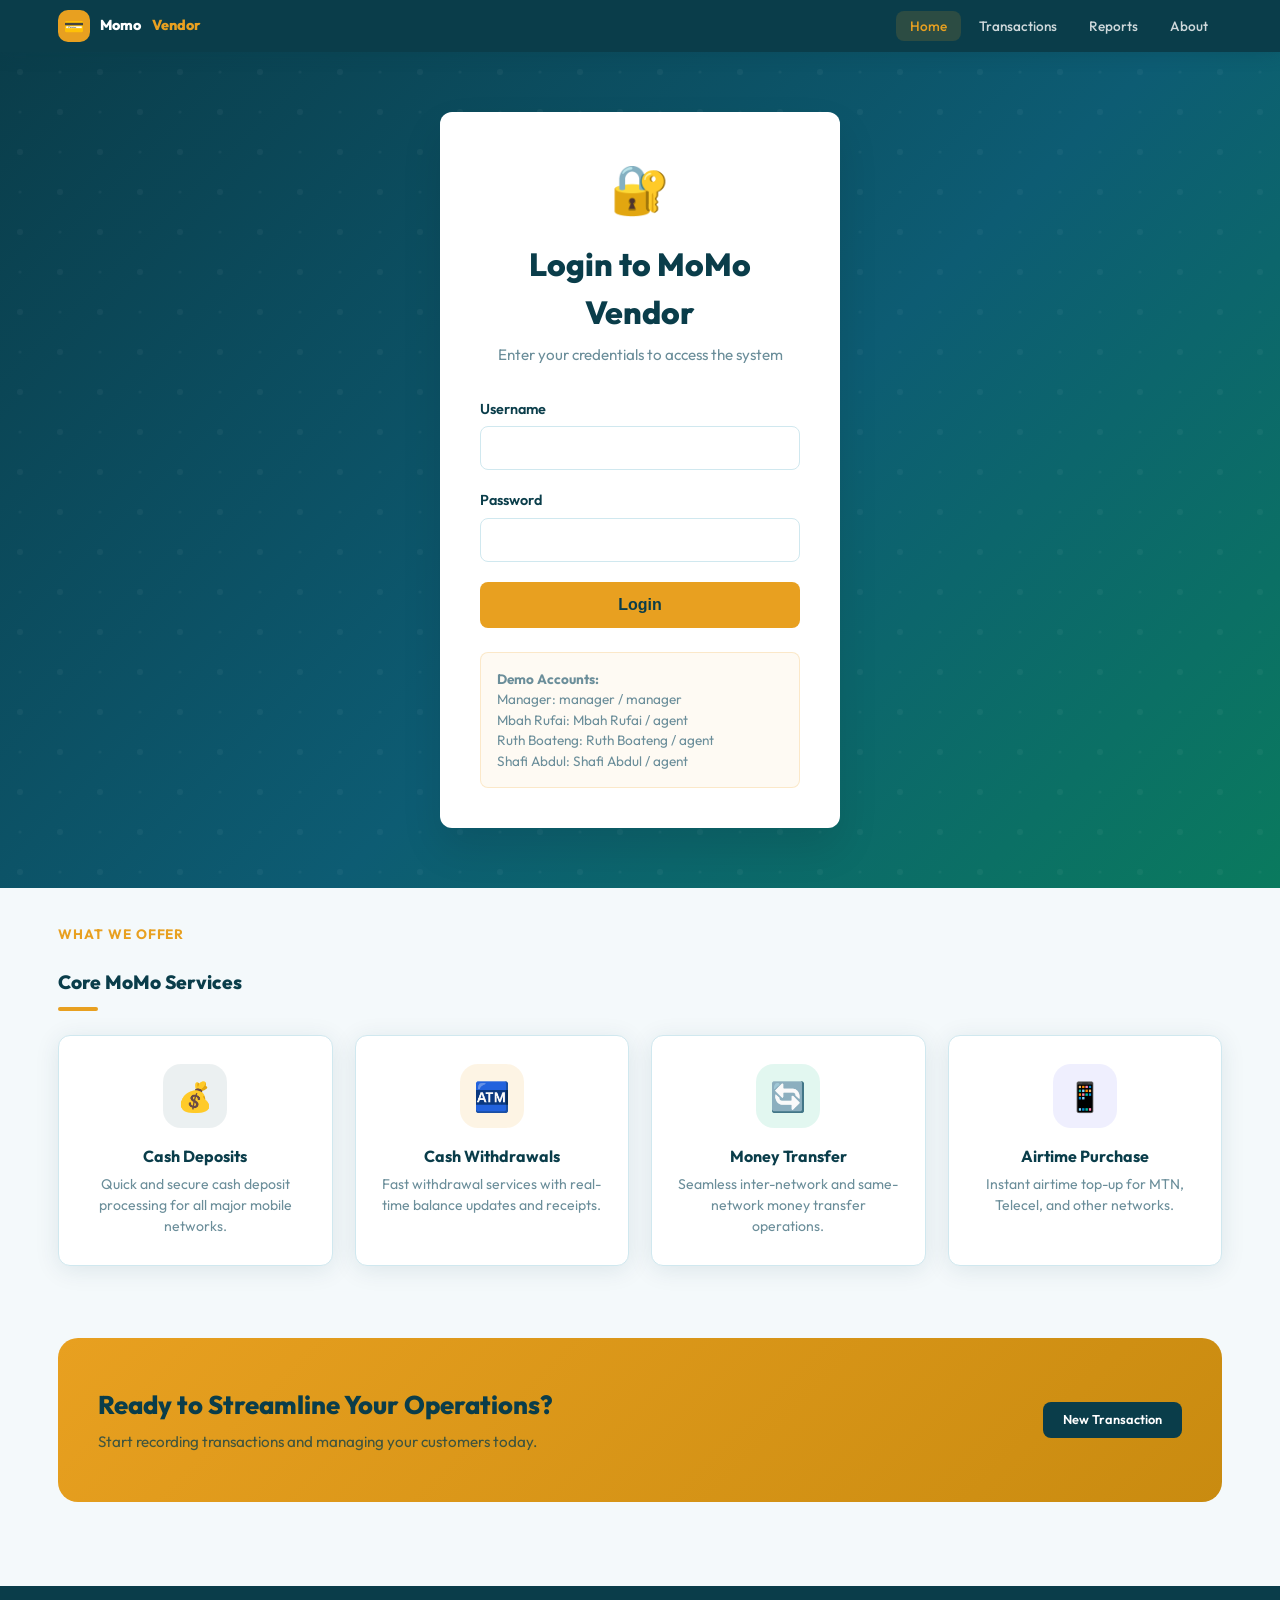
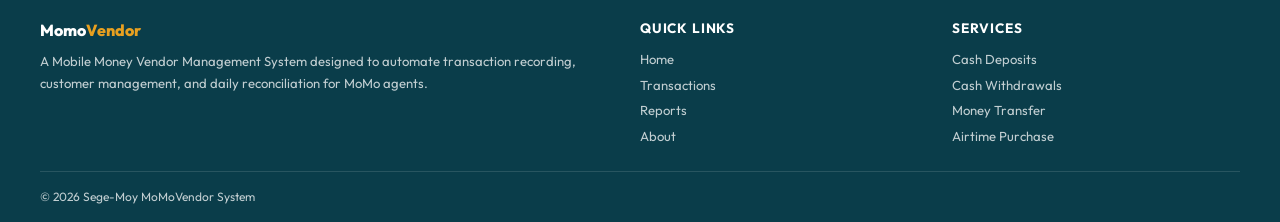
<file: transactions.html>
<!DOCTYPE html>
<html lang="en">
<head>
  <meta charset="UTF-8" />
  <meta name="viewport" content="width=device-width, initial-scale=1.0" />
  <title>MoMo Vendor System | Transactions</title>
  <link rel="stylesheet" href="style.css" />
  <style>
    .filter-bar {
      background: var(--white);
      border: 1px solid var(--border);
      border-radius: var(--radius);
      padding: 20px 24px;
      display: grid;
      grid-template-columns: 1fr 1fr 1fr 1fr auto;
      gap: 16px;
      align-items: end;
      margin-bottom: 28px;
      box-shadow: var(--shadow);
    }
    .record-form {
      background: var(--white);
      border: 1px solid var(--border);
      border-radius: var(--radius);
      padding: 32px;
      box-shadow: var(--shadow);
      margin-bottom: 36px;
    }
    .record-form h3 {
      font-size: 1.15rem;
      font-weight: 700;
      color: var(--primary);
      margin-bottom: 24px;
      display: flex;
      align-items: center;
      gap: 10px;
    }
    .form-grid-3 { display: grid; grid-template-columns: 1fr 1fr 1fr; gap: 20px; }
    .form-grid-2 { display: grid; grid-template-columns: 1fr 1fr; gap: 20px; }
    .tx-type-deposit    { color: #065f46; background: #d1fae5; }
    .tx-type-withdrawal { color: #92400e; background: #fef3c7; }
    .tx-type-transfer   { color: #1e40af; background: #dbeafe; }
    .tx-type-airtime    { color: #5b21b6; background: #ede9fe; }
    .amount-positive { font-weight: 700; color: #065f46; }
    .amount-negative { font-weight: 700; color: #991b1b; }
    .pagination {
      display: flex; justify-content: center; gap: 8px; margin-top: 24px;
    }
    .page-btn {
      width: 36px; height: 36px; border-radius: 8px; border: 1.5px solid var(--border);
      background: var(--white); cursor: pointer; font-family: var(--font-main);
      font-weight: 600; font-size: 0.9rem; transition: var(--transition); color: var(--primary);
    }
    .page-btn.active, .page-btn:hover { background: var(--primary); color: var(--white); border-color: var(--primary); }
    .toast {
      position: fixed; bottom: 28px; right: 28px;
      background: var(--primary); color: var(--white);
      padding: 14px 22px; border-radius: 10px;
      font-size: 0.93rem; font-weight: 600;
      box-shadow: 0 8px 32px rgba(10,61,74,0.25);
      transform: translateY(80px); opacity: 0;
      transition: all 0.4s ease; z-index: 9999;
      display: flex; align-items: center; gap: 10px;
    }
    .toast.show { transform: translateY(0); opacity: 1; }

    .nav-user {
      display: flex;
      align-items: center;
      gap: 12px;
      color: var(--white);
      font-size: 0.9rem;
    }
    .nav-user #userInfo {
      font-weight: 600;
    }

    @media (max-width: 900px) {
      .filter-bar { grid-template-columns: 1fr 1fr; }
      .form-grid-3 { grid-template-columns: 1fr 1fr; }
    }
    @media (max-width: 600px) {
      .filter-bar { grid-template-columns: 1fr; }
      .form-grid-3, .form-grid-2 { grid-template-columns: 1fr; }
    }
  </style>
</head>
<body>

  <!-- NAVBAR -->
  <nav class="navbar" role="navigation" aria-label="Main navigation">
    <div class="nav-container">
      <a href="index.html" class="nav-brand" aria-label="MoMo Vendor Home">
        <div class="brand-icon" aria-hidden="true">💳</div>
        Momo<span>Vendor</span>
      </a>
      <ul class="nav-links" role="menubar">
        <li role="none"><a href="index.html" role="menuitem">Home</a></li>
        <li role="none"><a href="transactions.html" role="menuitem" class="active">Transactions</a></li>
        <li role="none"><a href="reports.html" role="menuitem">Reports</a></li>
        <li role="none"><a href="about.html" role="menuitem">About</a></li>
      </ul>
      <div class="nav-user" id="navUser" style="display: none;">
        <span id="userInfo"></span>
        <button onclick="logout()" class="btn btn-outline" style="margin-left: 12px; padding: 6px 12px; font-size: 0.9rem;">Logout</button>
      </div>
      <button class="nav-toggle" aria-label="Toggle mobile menu">
        <span></span><span></span><span></span>
      </button>
    </div>
  </nav>

  <!-- PAGE HERO -->
  <div class="page-hero" role="banner">
    <div class="hero-badge">Transaction Management</div>
    <h1>Record &amp; Track Transactions</h1>
    <p>Log new MoMo transactions, filter existing records, and monitor all financial activity in real time.</p>
  </div>

  <!-- MAIN CONTENT -->
  <section class="section">
    <div class="container">

      <!-- Stats Row -->
      <div class="grid-4 fade-in" style="margin-bottom:36px" role="region" aria-label="Transaction statistics">
        <div class="stat-card">
          <div class="stat-icon gold" aria-hidden="true">💰</div>
          <div>
            <div class="stat-value" id="totalCount">142</div>
            <div class="stat-label">Total Today</div>
          </div>
        </div>
        <div class="stat-card">
          <div class="stat-icon green" aria-hidden="true">⬆️</div>
          <div>
            <div class="stat-value">GH₵ 24,800</div>
            <div class="stat-label">Total Deposits</div>
          </div>
        </div>
        <div class="stat-card">
          <div class="stat-icon red" aria-hidden="true">⬇️</div>
          <div>
            <div class="stat-value">GH₵ 19,350</div>
            <div class="stat-label">Total Withdrawals</div>
          </div>
        </div>
        <div class="stat-card">
          <div class="stat-icon teal" aria-hidden="true">💼</div>
          <div>
            <div class="stat-value">GH₵ 8,450</div>
            <div class="stat-label">Float Balance</div>
          </div>
        </div>
      </div>

      <!-- New Transaction Form -->
      <div class="record-form fade-in" role="region" aria-label="New transaction form">
        <h3><span aria-hidden="true">➕</span> Record New Transaction</h3>
        <div id="formAlert" aria-live="polite"></div>
        <div class="form-grid-3">
          <div class="form-group">
            <label class="form-label" for="custPhone">Customer Phone Number</label>
            <input type="tel" id="custPhone" class="form-control" placeholder="e.g. 0244123456" maxlength="15" aria-required="true" />
          </div>
          <div class="form-group">
            <label class="form-label" for="txType">Transaction Type</label>
            <select id="txType" class="form-control" aria-required="true">
              <option value="">-- Select Type --</option>
              <option value="Deposit">Deposit</option>
              <option value="Withdrawal">Withdrawal</option>
              <option value="Transfer">Transfer</option>
              <option value="Airtime">Airtime</option>
            </select>
          </div>
          <div class="form-group">
            <label class="form-label" for="network">Network</label>
            <select id="network" class="form-control" aria-required="true">
              <option value="">-- Select Network --</option>
              <option value="MTN">MTN</option>
              <option value="Telecel">Telecel</option>
              <option value="AT">AT (AirtelTigo)</option>
            </select>
          </div>
        </div>
        <div class="form-grid-3">
          <div class="form-group">
            <label class="form-label" for="amount">Amount (GH₵)</label>
            <input type="number" id="amount" class="form-control" placeholder="0.00" min="1" step="0.01" aria-required="true" />
          </div>
          <div class="form-group">
            <label class="form-label" for="agentId">Processed By (Agent)</label>
            <select id="agentId" class="form-control" disabled>
              <option value="">-- Select Agent --</option>
              <option value="AGT001">Mbah Rufai (AGT001)</option>
              <option value="AGT002">Ruth Boateng (AGT002)</option>
              <option value="AGT003">Shafi Abdul (AGT003)</option>
            </select>
          </div>
          <div class="form-group">
            <label class="form-label" for="txStatus">Status</label>
            <select id="txStatus" class="form-control">
              <option value="Success">Success</option>
              <option value="Pending">Pending</option>
              <option value="Failed">Failed</option>
            </select>
          </div>
        </div>
        <button class="btn btn-primary" onclick="recordTransaction()" aria-label="Submit new transaction">Submit Transaction</button>
      </div>

      <!-- Filter Bar -->
      <div class="filter-bar fade-in" role="search" aria-label="Filter transactions">
        <div class="form-group" style="margin:0">
          <label class="form-label" for="filterType">Type</label>
          <select id="filterType" class="form-control" onchange="filterTable()" aria-label="Filter by transaction type">
            <option value="">All Types</option>
            <option value="Deposit">Deposit</option>
            <option value="Withdrawal">Withdrawal</option>
            <option value="Transfer">Transfer</option>
            <option value="Airtime">Airtime</option>
          </select>
        </div>
        <div class="form-group" style="margin:0">
          <label class="form-label" for="filterNetwork">Network</label>
          <select id="filterNetwork" class="form-control" onchange="filterTable()" aria-label="Filter by network">
            <option value="">All Networks</option>
            <option value="MTN">MTN</option>
            <option value="Telecel">Telecel</option>
            <option value="AT">AT</option>
          </select>
        </div>
        <div class="form-group" style="margin:0">
          <label class="form-label" for="filterStatus">Status</label>
          <select id="filterStatus" class="form-control" onchange="filterTable()" aria-label="Filter by status">
            <option value="">All Statuses</option>
            <option value="Success">Success</option>
            <option value="Pending">Pending</option>
            <option value="Failed">Failed</option>
          </select>
        </div>
        <div class="form-group" style="margin:0">
          <label class="form-label" for="searchPhone">Search Phone</label>
          <input type="search" id="searchPhone" class="form-control" placeholder="0244..." oninput="filterTable()" aria-label="Search by phone number" />
        </div>
        <button class="btn btn-teal" onclick="resetFilters()" aria-label="Reset all filters">Reset</button>
      </div>

      <!-- Transactions Table -->
      <div class="table-wrapper fade-in" role="region" aria-label="Transactions table">
        <table aria-label="Transaction records">
          <thead>
            <tr>
              <th scope="col">TX ID</th>
              <th scope="col">Phone</th>
              <th scope="col">Type</th>
              <th scope="col">Network</th>
              <th scope="col">Amount (GH₵)</th>
              <th scope="col">Agent</th>
              <th scope="col">Status</th>
              <th scope="col">Date &amp; Time</th>
            </tr>
          </thead>
          <tbody id="txTableBody"></tbody>
        </table>
      </div>
      <div class="pagination" id="pagination" role="navigation" aria-label="Pagination"></div>

    </div>
  </section>

  <!-- FOOTER -->
  <footer role="contentinfo">
    <div class="footer-grid">
      <div>
        <div class="footer-brand">Momo<span>Vendor</span></div>
        <p class="footer-desc">Automating mobile money vendor operations in Ghana.</p>
      </div>
      <div>
        <div class="footer-heading">Quick Links</div>
        <ul class="footer-links">
          <li><a href="index.html">Home</a></li>
          <li><a href="transactions.html">Transactions</a></li>
          <li><a href="reports.html">Reports</a></li>
          <li><a href="about.html">About</a></li>
        </ul>
      </div>
      <div>
        <div class="footer-heading">Services</div>
        <ul class="footer-links">
          <li><a href="#">Cash Deposits</a></li>
          <li><a href="#">Cash Withdrawals</a></li>
          <li><a href="#">Money Transfer</a></li>
          <li><a href="#">Airtime Purchase</a></li>
        </ul>
      </div>
    </div>
    <div class="footer-bottom">
      <span>© 2026 Sege-Moy MoMoVendor System </span>
      <span>I</span>
    </div>
  </footer>

  <!-- Toast -->
  <div class="toast" id="toast" role="alert" aria-live="assertive"></div>

  <script src="auth.js"></script>
  <script src="db.js"></script>
  <script src="main.js"></script>
  <script>
    const isDbSupported = 'indexedDB' in window && window.indexedDB !== null;

    // ---- Sample data ----
    const allTransactions = [
      { id:'TX-00142', phone:'0244100001', type:'Deposit',    network:'MTN',     amount:500.00,  agent:'AGT001', status:'Success', date:'2026-03-23 08:10' },
      { id:'TX-00141', phone:'0554200012', type:'Withdrawal', network:'Telecel', amount:250.00,  agent:'AGT002', status:'Success', date:'2026-03-23 08:05' },
      { id:'TX-00140', phone:'0208300023', type:'Airtime',    network:'AT',      amount:20.00,   agent:'AGT001', status:'Success', date:'2026-03-23 07:58' },
      { id:'TX-00139', phone:'0244100001', type:'Transfer',   network:'MTN',     amount:800.00,  agent:'AGT003', status:'Pending', date:'2026-03-23 07:45' },
      { id:'TX-00138', phone:'0244500034', type:'Deposit',    network:'MTN',     amount:1500.00, agent:'AGT001', status:'Success', date:'2026-03-22 17:33' },
      { id:'TX-00137', phone:'0554600045', type:'Withdrawal', network:'Telecel', amount:300.00,  agent:'AGT002', status:'Failed',  date:'2026-03-22 17:20' },
      { id:'TX-00136', phone:'0208700056', type:'Deposit',    network:'AT',      amount:700.00,  agent:'AGT003', status:'Success', date:'2026-03-22 16:55' },
      { id:'TX-00135', phone:'0244800067', type:'Airtime',    network:'MTN',     amount:50.00,   agent:'AGT001', status:'Success', date:'2026-03-22 16:40' },
      { id:'TX-00134', phone:'0554900078', type:'Transfer',   network:'Telecel', amount:1200.00, agent:'AGT002', status:'Success', date:'2026-03-22 15:30' },
      { id:'TX-00133', phone:'0244000089', type:'Deposit',    network:'MTN',     amount:200.00,  agent:'AGT001', status:'Pending', date:'2026-03-22 15:15' },
      { id:'TX-00132', phone:'0208100090', type:'Withdrawal', network:'AT',      amount:450.00,  agent:'AGT003', status:'Success', date:'2026-03-22 14:05' },
      { id:'TX-00131', phone:'0244200011', type:'Airtime',    network:'MTN',     amount:30.00,   agent:'AGT002', status:'Success', date:'2026-03-22 13:50' },
    ];

    let displayData = [...allTransactions];
    const ROWS_PER_PAGE = 8;
    let currentPage = 1;

    function typeBadgeClass(type) {
      const m = { Deposit:'tx-type-deposit', Withdrawal:'tx-type-withdrawal', Transfer:'tx-type-transfer', Airtime:'tx-type-airtime' };
      return m[type] || '';
    }
    function statusBadge(s) {
      const m = { Success:'badge-success', Pending:'badge-warning', Failed:'badge-danger' };
      return m[s] || 'badge-info';
    }

    function renderTable() {
      const tbody = document.getElementById('txTableBody');
      const start = (currentPage - 1) * ROWS_PER_PAGE;
      const rows = displayData.slice(start, start + ROWS_PER_PAGE);
      tbody.innerHTML = rows.length === 0
        ? '<tr><td colspan="8" style="text-align:center;padding:32px;color:var(--muted)">No transactions found.</td></tr>'
        : rows.map(tx => `
          <tr>
            <td><code style="font-size:.82rem;color:var(--primary)">${tx.id}</code></td>
            <td>${tx.phone}</td>
            <td><span class="badge ${typeBadgeClass(tx.type)}">${tx.type}</span></td>
            <td>${tx.network}</td>
            <td class="${tx.type === 'Withdrawal' ? 'amount-negative' : 'amount-positive'}">
              ${tx.type === 'Withdrawal' ? '−' : '+'}${tx.amount.toFixed(2)}
            </td>
            <td>${tx.agent}</td>
            <td><span class="badge ${statusBadge(tx.status)}">${tx.status}</span></td>
            <td style="font-size:.85rem;color:var(--muted)">${tx.date}</td>
          </tr>`).join('');
      renderPagination();
    }

    function renderPagination() {
      const total = Math.ceil(displayData.length / ROWS_PER_PAGE);
      const pg = document.getElementById('pagination');
      pg.innerHTML = '';
      for (let i = 1; i <= total; i++) {
        const btn = document.createElement('button');
        btn.className = 'page-btn' + (i === currentPage ? ' active' : '');
        btn.textContent = i;
        btn.setAttribute('aria-label', 'Page ' + i);
        btn.onclick = () => { currentPage = i; renderTable(); };
        pg.appendChild(btn);
      }
    }

    function filterTable() {
      const type    = document.getElementById('filterType').value;
      const network = document.getElementById('filterNetwork').value;
      const status  = document.getElementById('filterStatus').value;
      const phone   = document.getElementById('searchPhone').value.trim();
      displayData = allTransactions.filter(tx =>
        (!type    || tx.type    === type) &&
        (!network || tx.network === network) &&
        (!status  || tx.status  === status) &&
        (!phone   || tx.phone.includes(phone))
      );
      currentPage = 1;
      renderTable();
    }

    function resetFilters() {
      ['filterType','filterNetwork','filterStatus'].forEach(id => document.getElementById(id).value = '');
      document.getElementById('searchPhone').value = '';
      displayData = [...allTransactions];
      currentPage = 1;
      renderTable();
    }

    function showToast(msg) {
      const t = document.getElementById('toast');
      t.innerHTML = '✅ ' + msg;
      t.classList.add('show');
      setTimeout(() => t.classList.remove('show'), 3500);
    }

    function recordTransaction() {
      const phone   = document.getElementById('custPhone').value.trim();
      const type    = document.getElementById('txType').value;
      const network = document.getElementById('network').value;
      const amount  = parseFloat(document.getElementById('amount').value);
      const status  = document.getElementById('txStatus').value;
      const alertEl = document.getElementById('formAlert');

      if (!phone || !type || !network || isNaN(amount) || amount <= 0) {
        alertEl.innerHTML = '<div class="alert alert-error">⚠️ Please fill in all required fields with valid values.</div>';
        return;
      }
      
      // Get agent from logged-in user, not from form (for security)
      const user = getCurrentUser();
      if (!user || !user.agentId) {
        alertEl.innerHTML = '<div class="alert alert-error">⚠️ You must be logged in as an agent to record transactions.</div>';
        return;
      }
      const agent = user.agentId;
      
      alertEl.innerHTML = '';

      const now = new Date();
      const pad = (value) => String(value).padStart(2, '0');
      const formattedDate = `${now.getFullYear()}-${pad(now.getMonth() + 1)}-${pad(now.getDate())} ${pad(now.getHours())}:${pad(now.getMinutes())}`;

      const newTx = {
        id: 'TX-' + String(allTransactions.length + 1).padStart(5,'0'),
        phone, type, network, amount, agent, status,
        date: formattedDate
      };

      allTransactions.unshift(newTx);
      displayData = [...allTransactions];
      renderTable();

      if (isDbSupported) {
        saveTransactionToDB(newTx).catch((err) => console.error('Failed to save transaction:', err));
      }

      // Reset form
      ['custPhone','amount'].forEach(id => document.getElementById(id).value = '');
      document.getElementById('txType').value = '';
      document.getElementById('network').value = '';

      showToast('Transaction ' + newTx.id + ' recorded successfully!');

      const countEl = document.getElementById('totalCount');
      countEl.textContent = parseInt(countEl.textContent) + 1;
    }

    async function initializeTransactionApp() {
      if (!isDbSupported) {
        displayData = [...allTransactions];
        renderTable();
        autoPopulateAgent();
        return;
      }

      try {
        const savedTransactions = await getAllTransactionsFromDB();
        if (savedTransactions.length > 0) {
          allTransactions.splice(0, allTransactions.length, ...savedTransactions);
        } else {
          const seeded = await seedDatabase(allTransactions);
          allTransactions.splice(0, allTransactions.length, ...seeded);
        }
      } catch (error) {
        console.error('IndexedDB initialization error:', error);
      }

      displayData = [...allTransactions];
      renderTable();
      autoPopulateAgent();
    }

    // Auto-populate agent field with logged-in agent
    function autoPopulateAgent() {
      const user = getCurrentUser();
      const agentField = document.getElementById('agentId');
      
      if (user && user.agentId && agentField) {
        agentField.value = user.agentId;
        agentField.disabled = true; // Prevent changing agent
      }
    }

    initializeTransactionApp();
  </script>
</body>
</html>
</file>
<file: style.css>
/* ============================================================
   MoMo Vendor Management System - Global Stylesheet
   Color Scheme: Deep Teal + Gold + Off-White
   ============================================================ */

@import url('https://fonts.googleapis.com/css2?family=Outfit:wght@300;400;600;700;800&family=Space+Mono:wght@400;700&display=swap');

/* ---- CSS Variables ---- */
:root {
  --primary:    #0a3d4a;   /* deep teal */
  --secondary:  #e8a020;   /* gold */
  --accent:     #12b886;   /* mint green */
  --light:      #f4f9fb;
  --white:      #ffffff;
  --dark-text:  #0d1f26;
  --muted:      #6b8e9a;
  --card-bg:    #ffffff;
  --border:     #d0e8ef;
  --shadow:     0 4px 24px rgba(10,61,74,0.10);
  --radius:     12px;
  --font-main:  'Outfit', sans-serif;
  --font-mono:  'Space Mono', monospace;
  --transition: all 0.3s ease;
}

/* ---- Reset ---- */
*, *::before, *::after { box-sizing: border-box; margin: 0; padding: 0; }
html { scroll-behavior: smooth; }
body {
  font-family: var(--font-main);
  background: var(--light);
  color: var(--dark-text);
  font-size: 12px;
  line-height: 1.5;
}
img { max-width: 100%; display: block; }
a { color: inherit; text-decoration: none; }
ul { list-style: none; }

/* ============================================================
   NAVIGATION
   ============================================================ */
.navbar {
  background: var(--primary);
  position: sticky;
  top: 0;
  z-index: 1000;
  box-shadow: 0 2px 16px rgba(10,61,74,0.25);
}
.nav-container {
  max-width: 1200px;
  margin: 0 auto;
  padding: 0 18px;
  display: flex;
  align-items: center;
  justify-content: space-between;
  height: 52px;
}
.nav-brand {
  display: flex;
  align-items: center;
  gap: 10px;
  font-size: 0.9rem;
  font-weight: 800;
  color: var(--white);
  letter-spacing: 0.01em;
}
.nav-brand .brand-icon {
  width: 32px; height: 32px;
  background: var(--secondary);
  border-radius: 10px;
  display: flex; align-items: center; justify-content: center;
  font-size: 1rem;
}
.nav-brand span { color: var(--secondary); }
.nav-links {
  display: flex;
  align-items: center;
  gap: 4px;
}
.nav-links a {
  color: rgba(255,255,255,0.80);
  padding: 6px 14px;
  border-radius: 8px;
  font-weight: 500;
  font-size: 0.85rem;
  transition: var(--transition);
}
.nav-links a:hover, .nav-links a.active {
  background: rgba(232,160,32,0.15);
  color: var(--secondary);
}
/* hamburger */
.nav-toggle {
  display: none;
  flex-direction: column;
  gap: 5px;
  cursor: pointer;
  background: none; border: none; padding: 4px;
}
.nav-toggle span {
  display: block;
  width: 25px; height: 3px;
  background: var(--white);
  border-radius: 2px;
  transition: var(--transition);
}

/* ============================================================
   PAGE HERO / SECTION HEADERS
   ============================================================ */
.page-hero {
  background: linear-gradient(135deg, var(--primary) 0%, #0d5c73 100%);
  color: var(--white);
  padding: 40px 18px 32px;
  text-align: center;
  position: relative;
  overflow: hidden;
}
.page-hero::before {
  content: '';
  position: absolute; inset: 0;
  background: url("data:image/svg+xml,%3Csvg width='60' height='60' viewBox='0 0 60 60' xmlns='http://www.w3.org/2000/svg'%3E%3Cg fill='none' fill-rule='evenodd'%3E%3Cg fill='%23ffffff' fill-opacity='0.08'%3E%3Cpath d='M36 34v-4h-2v4h-4v2h4v4h2v-4h4v-2h-4zm0-30V0h-2v4h-4v2h4v4h2V6h4V4h-4zM6 34v-4H4v4H0v2h4v4h2v-4h4v-2H6zM6 4V0H4v4H0v2h4v4h2V6h4V4H6z'/%3E%3C/g%3E%3C/g%3E%3C/svg%3E");
  opacity: 0.08;
}
.page-hero h1 {
  font-size: clamp(1.2rem, 2.5vw, 1.8rem);
  font-weight: 800;
  margin-bottom: 10px;
  position: relative;
}
.page-hero p {
  font-size: 0.85rem;
  color: rgba(255,255,255,0.78);
  max-width: 580px;
  margin: 0 auto;
  position: relative;
}
.hero-badge {
  display: inline-block;
  background: rgba(232,160,32,0.2);
  border: 1px solid rgba(232,160,32,0.4);
  color: var(--secondary);
  border-radius: 30px;
  padding: 3px 12px;
  font-size: 0.75rem;
  font-weight: 600;
  letter-spacing: 0.08em;
  text-transform: uppercase;
  margin-bottom: 12px;
  position: relative;
}

/* ============================================================
   LAYOUT CONTAINERS
   ============================================================ */
.container {
  max-width: 1200px;
  margin: 0 auto;
  padding: 0 18px;
}
.section { padding: 36px 0; }
.section-title {
  font-size: 1.2rem;
  font-weight: 800;
  color: var(--primary);
  margin-bottom: 6px;
}
.section-subtitle {
  color: var(--muted);
  font-size: 0.82rem;
  margin-bottom: 24px;
}
.divider {
  width: 40px; height: 4px;
  background: var(--secondary);
  border-radius: 2px;
  margin: 10px 0 24px;
}

/* ============================================================
   CARDS
   ============================================================ */
.card {
  background: var(--card-bg);
  border: 1px solid var(--border);
  border-radius: var(--radius);
  box-shadow: var(--shadow);
  padding: 18px;
  transition: var(--transition);
}
.card:hover { transform: translateY(-4px); box-shadow: 0 12px 36px rgba(10,61,74,0.15); }
.card-icon {
  width: 40px; height: 40px;
  border-radius: 14px;
  display: flex; align-items: center; justify-content: center;
  font-size: 1.1rem;
  margin-bottom: 12px;
  background: rgba(10,61,74,0.07);
}
.card h3 { font-size: 0.95rem; font-weight: 700; margin-bottom: 6px; color: var(--primary); }
.card p { font-size: 0.85rem; color: var(--muted); }

/* ============================================================
   GRID UTILITIES
   ============================================================ */
.grid-3 { display: grid; grid-template-columns: repeat(3,1fr); gap: 16px; }
.grid-2 { display: grid; grid-template-columns: repeat(2,1fr); gap: 18px; }
.grid-4 { display: grid; grid-template-columns: repeat(4,1fr); gap: 12px; }

/* ============================================================
   BUTTONS
   ============================================================ */
.btn {
  display: inline-flex;
  align-items: center;
  gap: 6px;
  padding: 8px 20px;
  border-radius: 8px;
  font-family: var(--font-main);
  font-size: 0.8rem;
  font-weight: 600;
  cursor: pointer;
  transition: var(--transition);
  border: none;
  text-decoration: none;
}
.btn-primary {
  background: var(--secondary);
  color: var(--primary);
}
.btn-primary:hover { background: #c98b10; transform: translateY(-1px); }
.btn-outline {
  background: transparent;
  border: 2px solid var(--secondary);
  color: var(--secondary);
}
.btn-outline:hover { background: var(--secondary); color: var(--primary); }
.btn-teal {
  background: var(--primary);
  color: var(--white);
}
.btn-teal:hover { background: #062830; }

/* ============================================================
   TABLES
   ============================================================ */
.table-wrapper { overflow-x: auto; border-radius: var(--radius); border: 1px solid var(--border); }
table { width: 100%; border-collapse: collapse; }
thead { background: var(--primary); }
thead th {
  color: var(--white);
  font-weight: 600;
  font-size: 0.75rem;
  padding: 10px 12px;
  text-align: left;
  letter-spacing: 0.04em;
  text-transform: uppercase;
}
tbody tr { border-bottom: 1px solid var(--border); transition: var(--transition); }
tbody tr:last-child { border-bottom: none; }
tbody tr:hover { background: #eef7fa; }
tbody td { padding: 10px 12px; font-size: 0.8rem; }

/* ============================================================
   BADGES / TAGS
   ============================================================ */
.badge {
  display: inline-block;
  padding: 3px 10px;
  border-radius: 20px;
  font-size: 0.7rem;
  font-weight: 600;
}
.badge-success { background: #d1fae5; color: #065f46; }
.badge-warning { background: #fef3c7; color: #92400e; }
.badge-danger  { background: #fee2e2; color: #991b1b; }
.badge-info    { background: #dbeafe; color: #1e40af; }

/* ============================================================
   FORMS
   ============================================================ */
.form-group { margin-bottom: 14px; }
.form-label {
  display: block;
  font-size: 0.78rem;
  font-weight: 600;
  color: var(--primary);
  margin-bottom: 5px;
}
.form-control {
  width: 100%;
  padding: 8px 12px;
  border: 1.5px solid var(--border);
  border-radius: 8px;
  font-family: var(--font-main);
  font-size: 0.8rem;
  color: var(--dark-text);
  background: var(--white);
  transition: var(--transition);
  outline: none;
}
.form-control:focus { border-color: var(--accent); box-shadow: 0 0 0 3px rgba(18,184,134,0.15); }
select.form-control { appearance: none; background-image: url("data:image/svg+xml,%3Csvg xmlns='http://www.w3.org/2000/svg' width='12' height='8' viewBox='0 0 12 8'%3E%3Cpath fill='%230a3d4a' d='M10.59 0L12 1.41 6 7.41 0 1.41 1.41 0 6 4.58 10.59 0z'/%3E%3C/svg%3E"); background-repeat: no-repeat; background-position: right 8px center; background-size: 16px; padding-right: 28px; }
.form-hint { font-size: 0.75rem; color: var(--muted); margin-top: 4px; }

/* ============================================================
   STAT CARDS (Dashboard)
   ============================================================ */
.stat-card {
  background: var(--card-bg);
  border: 1px solid var(--border);
  border-radius: var(--radius);
  padding: 16px;
  display: flex;
  align-items: center;
  gap: 14px;
  box-shadow: var(--shadow);
  transition: var(--transition);
}
.stat-card:hover { transform: translateY(-3px); }
.stat-icon {
  width: 44px; height: 44px;
  border-radius: 16px;
  display: flex; align-items: center; justify-content: center;
  font-size: 1.2rem;
  flex-shrink: 0;
}
.stat-icon.teal    { background: rgba(10,61,74,0.1);  color: var(--primary); }
.stat-icon.gold    { background: rgba(232,160,32,0.15); color: var(--secondary); }
.stat-icon.green   { background: rgba(18,184,134,0.15); color: var(--accent); }
.stat-icon.red     { background: rgba(239,68,68,0.1);  color: #ef4444; }
.stat-value { font-size: 1.1rem; font-weight: 800; color: var(--primary); line-height: 1.1; }
.stat-label { font-size: 0.78rem; color: var(--muted); margin-top: 2px; }
.stat-change { font-size: 0.73rem; margin-top: 3px; font-weight: 600; }
.stat-change.up { color: var(--accent); }
.stat-change.down { color: #ef4444; }

/* ============================================================
   FOOTER
   ============================================================ */
footer {
  background: var(--primary);
  color: rgba(255,255,255,0.75);
  padding: 32px 18px 16px;
  margin-top: 48px;
}
.footer-grid {
  max-width: 1200px;
  margin: 0 auto;
  display: grid;
  grid-template-columns: 2fr 1fr 1fr;
  gap: 24px;
  padding-bottom: 18px;
  border-bottom: 1px solid rgba(255,255,255,0.12);
}
.footer-brand { font-size: 1rem; font-weight: 800; color: var(--white); margin-bottom: 8px; }
.footer-brand span { color: var(--secondary); }
.footer-desc { font-size: 0.82rem; line-height: 1.7; }
.footer-heading { color: var(--white); font-weight: 700; font-size: 0.85rem; margin-bottom: 12px; text-transform: uppercase; letter-spacing: 0.06em; }
.footer-links li { margin-bottom: 6px; }
.footer-links a { font-size: 0.82rem; transition: var(--transition); }
.footer-links a:hover { color: var(--secondary); }
.footer-bottom {
  max-width: 1200px;
  margin: 16px auto 0;
  display: flex;
  justify-content: space-between;
  align-items: center;
  font-size: 0.75rem;
}

/* ============================================================
   ALERTS
   ============================================================ */
.alert {
  border-radius: 8px;
  padding: 10px 14px;
  font-size: 0.8rem;
  margin-bottom: 14px;
  display: flex;
  align-items: center;
  gap: 8px;
}
.alert-success { background: #d1fae5; color: #065f46; border: 1px solid #6ee7b7; }
.alert-error   { background: #fee2e2; color: #991b1b; border: 1px solid #fca5a5; }
.alert-info    { background: #dbeafe; color: #1e40af; border: 1px solid #93c5fd; }

/* ============================================================
   RESPONSIVE
   ============================================================ */
@media (max-width: 900px) {
  .grid-3, .grid-4 { grid-template-columns: repeat(2,1fr); }
  .footer-grid { grid-template-columns: 1fr 1fr; }
}
@media (max-width: 640px) {
  .grid-3, .grid-4, .grid-2 { grid-template-columns: 1fr; }
  .footer-grid { grid-template-columns: 1fr; }
  .footer-bottom { flex-direction: column; gap: 6px; text-align: center; }
  .nav-links { display: none; flex-direction: column; position: absolute; top: 60px; left: 0; right: 0; background: var(--primary); padding: 12px 18px; gap: 4px; }
  .nav-links.open { display: flex; }
  .nav-toggle { display: flex; }
  .nav-container { position: relative; }
}
</file>
